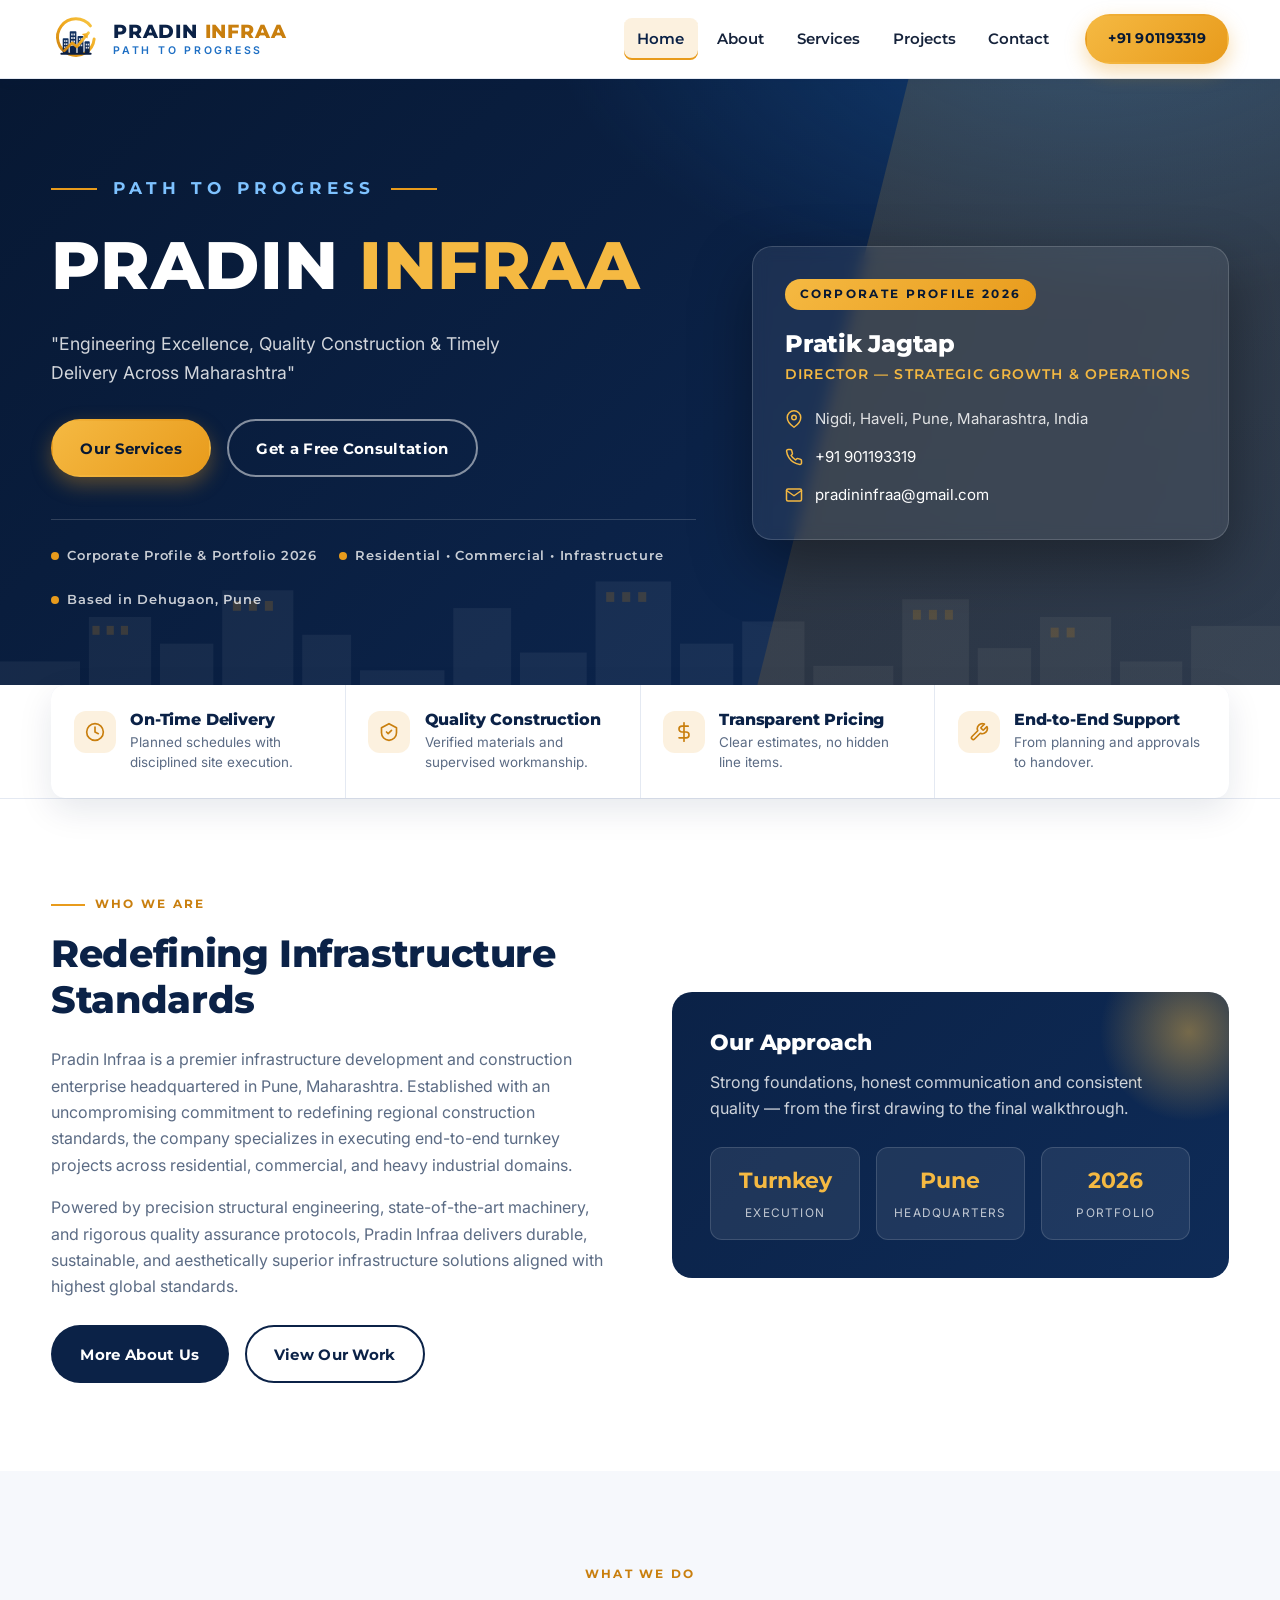
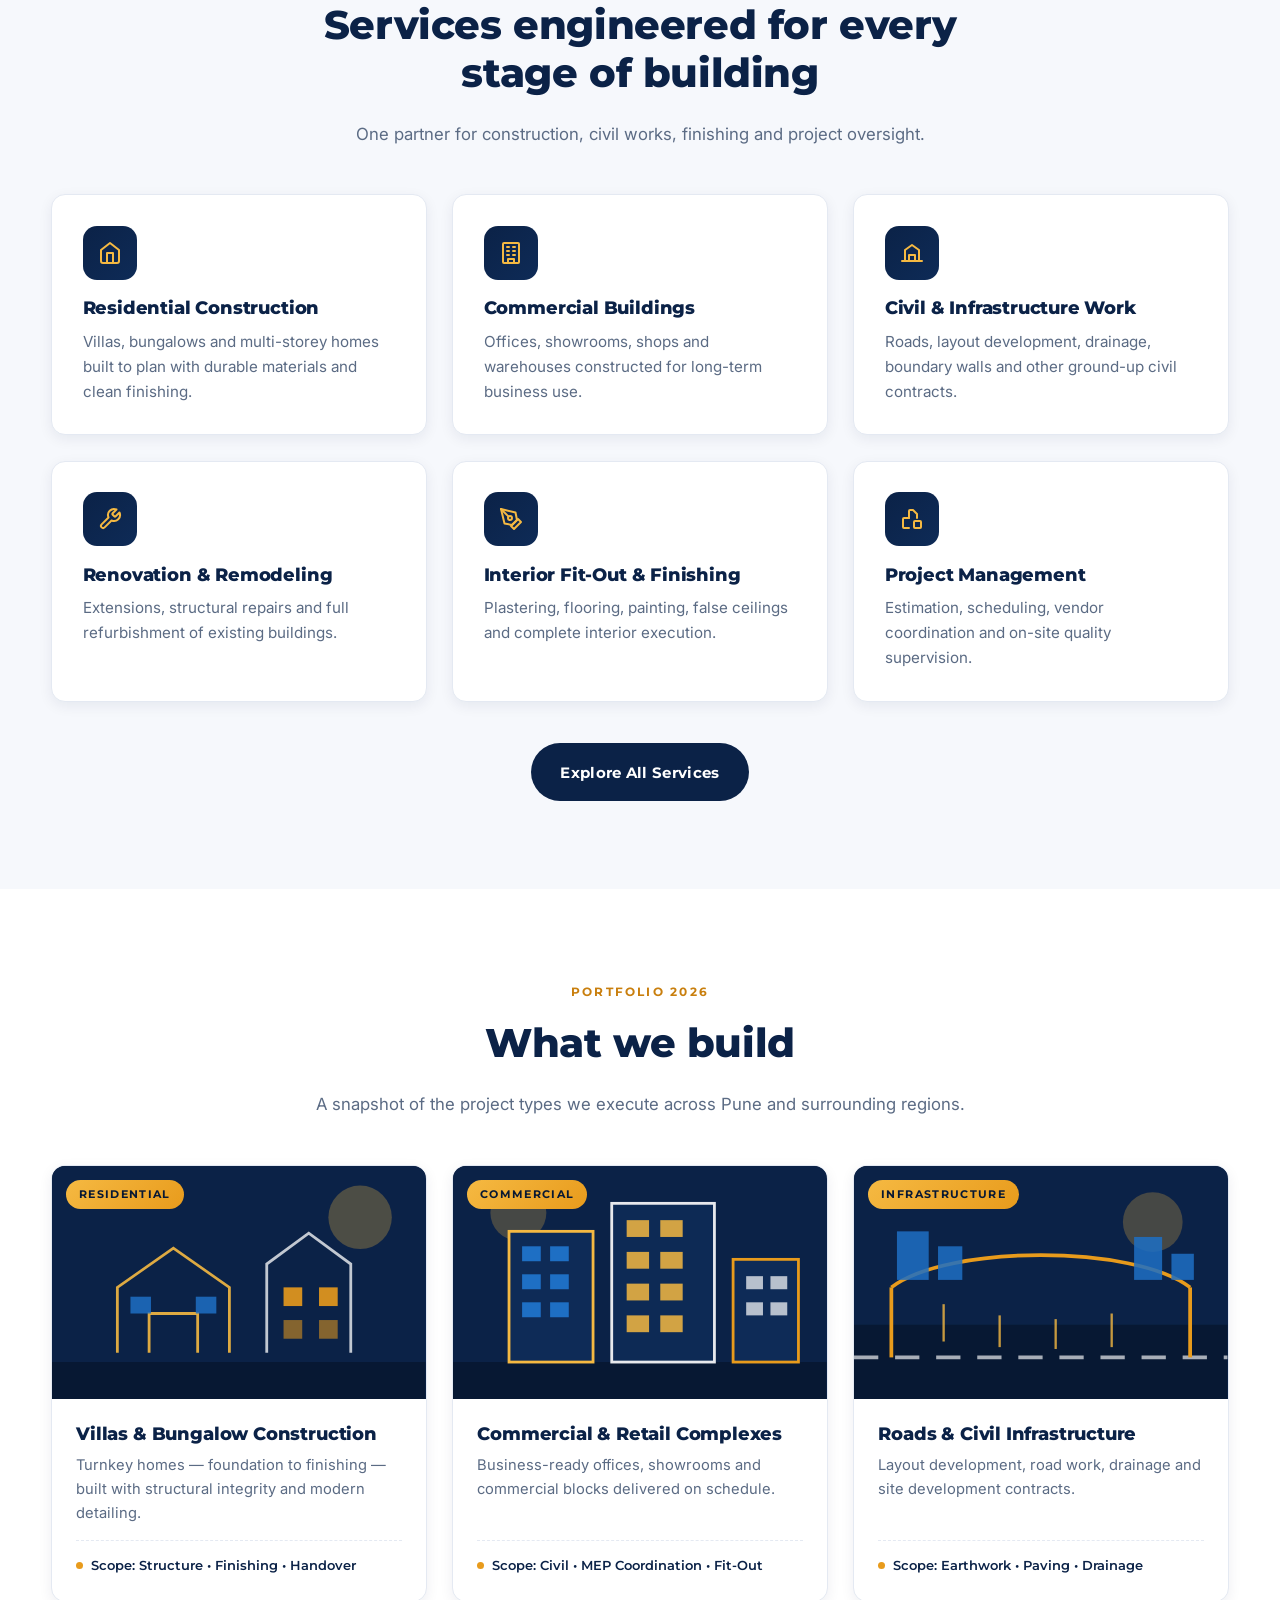
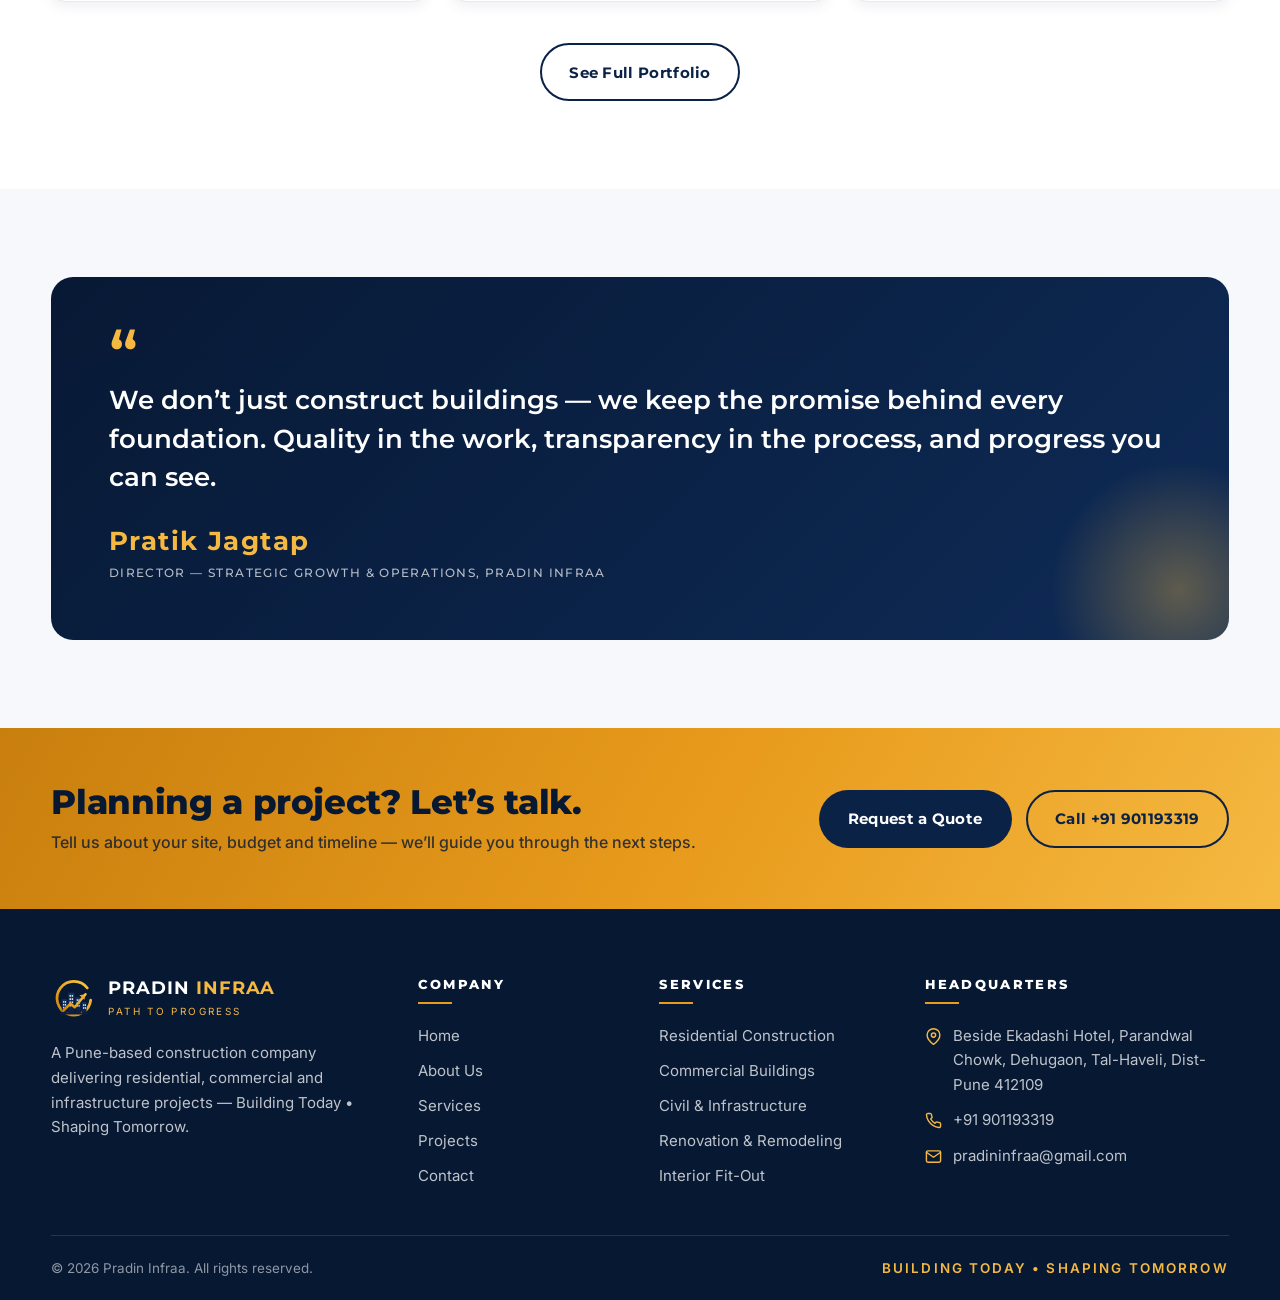
<file: index.html>
<!DOCTYPE html>
<html lang="en">
<head>
  <meta charset="UTF-8">
  <meta name="viewport" content="width=device-width, initial-scale=1.0">
  <title>Pradin Infraa — Construction Company, Pune | Path to Progress</title>
  <meta name="description" content="Pradin Infraa is a Pune-based construction company delivering residential, commercial and infrastructure projects. Building Today • Shaping Tomorrow. Call +91 901193319.">
  <link rel="icon" type="image/svg+xml" href="assets/favicon.svg">
  <link rel="preconnect" href="https://fonts.googleapis.com">
  <link rel="preconnect" href="https://fonts.gstatic.com" crossorigin>
  <link href="https://fonts.googleapis.com/css2?family=Inter:wght@400;500;600&family=Montserrat:wght@600;700;800&display=swap" rel="stylesheet">
  <link rel="stylesheet" href="css/style.css">
</head>
<body>

  <!-- ============ HEADER ============ -->
  <header class="site-header">
    <div class="container nav-wrap">
      <a class="brand" href="index.html">
        <img src="assets/logo.svg" alt="Pradin Infraa logo" width="50" height="50">
        <span class="brand-text">
          <strong>PRADIN <em>INFRAA</em></strong>
          <small>Path to Progress</small>
        </span>
      </a>

      <nav class="site-nav" id="siteNav">
        <a href="index.html" class="active">Home</a>
        <a href="about.html">About</a>
        <a href="services.html">Services</a>
        <a href="projects.html">Projects</a>
        <a href="contact.html">Contact</a>
      </nav>

      <a class="btn btn-gold nav-cta" href="tel:+91901193319">+91 901193319</a>

      <button class="nav-toggle" id="navToggle" aria-label="Toggle navigation" aria-expanded="false">
        <span></span><span></span><span></span>
      </button>
    </div>
  </header>

  <!-- ============ HERO ============ -->
  <section class="hero">
    <svg class="hero-skyline" viewBox="0 0 1440 220" preserveAspectRatio="none" aria-hidden="true">
      <g fill="#ffffff" opacity=".16">
        <rect x="0" y="140" width="90" height="80"/>
        <rect x="100" y="90" width="70" height="130"/>
        <rect x="180" y="120" width="60" height="100"/>
        <rect x="250" y="60" width="80" height="160"/>
        <rect x="340" y="110" width="55" height="110"/>
        <rect x="405" y="150" width="95" height="70"/>
        <rect x="510" y="80" width="65" height="140"/>
        <rect x="585" y="130" width="75" height="90"/>
        <rect x="670" y="50" width="85" height="170"/>
        <rect x="765" y="120" width="60" height="100"/>
        <rect x="835" y="95" width="70" height="125"/>
        <rect x="915" y="145" width="90" height="75"/>
        <rect x="1015" y="70" width="75" height="150"/>
        <rect x="1100" y="125" width="60" height="95"/>
        <rect x="1170" y="90" width="80" height="130"/>
        <rect x="1260" y="140" width="70" height="80"/>
        <rect x="1340" y="100" width="100" height="120"/>
      </g>
      <g fill="#e89b1c" opacity=".55">
        <rect x="104" y="100" width="8" height="10"/><rect x="120" y="100" width="8" height="10"/><rect x="136" y="100" width="8" height="10"/>
        <rect x="262" y="72" width="9" height="11"/><rect x="280" y="72" width="9" height="11"/><rect x="298" y="72" width="9" height="11"/>
        <rect x="682" y="62" width="9" height="11"/><rect x="700" y="62" width="9" height="11"/><rect x="718" y="62" width="9" height="11"/>
        <rect x="1027" y="82" width="9" height="11"/><rect x="1045" y="82" width="9" height="11"/><rect x="1063" y="82" width="9" height="11"/>
        <rect x="1182" y="102" width="9" height="11"/><rect x="1200" y="102" width="9" height="11"/>
      </g>
    </svg>

    <div class="container hero-inner">
      <div>
        <div class="hero-tag">Path to Progress</div>
        <h1>PRADIN <span>INFRAA</span></h1>
        <p class="lead">"Engineering Excellence, Quality Construction & Timely Delivery
Across Maharashtra"</p>

        <div class="hero-actions">
          <a class="btn btn-gold" href="services.html">Our Services</a>
          <a class="btn btn-outline" href="contact.html">Get a Free Consultation</a>
        </div>

        <div class="hero-badges">
          <div>Corporate Profile &amp; Portfolio 2026</div>
          <div>Residential • Commercial • Infrastructure</div>
          <div>Based in Dehugaon, Pune</div>
        </div>
      </div>

      <aside class="profile-card">
        <span class="pc-tag">Corporate Profile 2026</span>
        <h3>Pratik Jagtap</h3>
        <div class="pc-role">Director — Strategic Growth &amp; Operations</div>
        <ul>
          <li>
            <svg width="18" height="18" viewBox="0 0 24 24" fill="none" stroke="#f5b942" stroke-width="2" stroke-linecap="round" stroke-linejoin="round"><path d="M21 10c0 7-9 13-9 13s-9-6-9-13a9 9 0 0 1 18 0z"/><circle cx="12" cy="10" r="3"/></svg>
            <span>Nigdi, Haveli, Pune, Maharashtra, India</span>
          </li>
          <li>
            <svg width="18" height="18" viewBox="0 0 24 24" fill="none" stroke="#f5b942" stroke-width="2" stroke-linecap="round" stroke-linejoin="round"><path d="M22 16.92v3a2 2 0 0 1-2.18 2 19.79 19.79 0 0 1-8.63-3.07 19.5 19.5 0 0 1-6-6A19.79 19.79 0 0 1 2.12 4.18 2 2 0 0 1 4.11 2h3a2 2 0 0 1 2 1.72c.13.96.36 1.9.7 2.81a2 2 0 0 1-.45 2.11L8.09 9.91a16 16 0 0 0 6 6l1.27-1.27a2 2 0 0 1 2.11-.45c.9.34 1.85.57 2.81.7A2 2 0 0 1 22 16.92z"/></svg>
            <span><a href="tel:+91901193319" style="color:#fff">+91 901193319</a></span>
          </li>
          <li>
            <svg width="18" height="18" viewBox="0 0 24 24" fill="none" stroke="#f5b942" stroke-width="2" stroke-linecap="round" stroke-linejoin="round"><rect x="2" y="4" width="20" height="16" rx="2"/><path d="m22 6-10 7L2 6"/></svg>
            <span><a href="mailto:pradininfraa@gmail.com" style="color:#fff">pradininfraa@gmail.com</a></span>
          </li>
        </ul>
      </aside>
    </div>
  </section>

  <!-- ============ PROMISE STRIP ============ -->
  <div class="promise-strip">
    <div class="container">
      <div class="promise-grid">
        <div>
          <span class="ico"><svg width="20" height="20" viewBox="0 0 24 24" fill="none" stroke="currentColor" stroke-width="2" stroke-linecap="round" stroke-linejoin="round"><circle cx="12" cy="12" r="10"/><polyline points="12 6 12 12 16 14"/></svg></span>
          <div><h4>On-Time Delivery</h4><p>Planned schedules with disciplined site execution.</p></div>
        </div>
        <div>
          <span class="ico"><svg width="20" height="20" viewBox="0 0 24 24" fill="none" stroke="currentColor" stroke-width="2" stroke-linecap="round" stroke-linejoin="round"><path d="M12 2 3 7v6c0 5 3.8 8.4 9 9 5.2-.6 9-4 9-9V7l-9-5z"/><polyline points="9 12 11 14 15 10"/></svg></span>
          <div><h4>Quality Construction</h4><p>Verified materials and supervised workmanship.</p></div>
        </div>
        <div>
          <span class="ico"><svg width="20" height="20" viewBox="0 0 24 24" fill="none" stroke="currentColor" stroke-width="2" stroke-linecap="round" stroke-linejoin="round"><line x1="12" y1="1" x2="12" y2="23"/><path d="M17 5H9.5a3.5 3.5 0 0 0 0 7h5a3.5 3.5 0 0 1 0 7H6"/></svg></span>
          <div><h4>Transparent Pricing</h4><p>Clear estimates, no hidden line items.</p></div>
        </div>
        <div>
          <span class="ico"><svg width="20" height="20" viewBox="0 0 24 24" fill="none" stroke="currentColor" stroke-width="2" stroke-linecap="round" stroke-linejoin="round"><path d="M14.7 6.3a1 1 0 0 0 0 1.4l1.6 1.6a1 1 0 0 0 1.4 0l3.77-3.77a6 6 0 0 1-7.94 7.94l-6.91 6.91a2.12 2.12 0 0 1-3-3l6.91-6.91a6 6 0 0 1 7.94-7.94l-3.76 3.76z"/></svg></span>
          <div><h4>End-to-End Support</h4><p>From planning and approvals to handover.</p></div>
        </div>
      </div>
    </div>
  </div>

  <!-- ============ ABOUT PREVIEW ============ -->
  <section class="section">
    <div class="container split">
      <div class="reveal">
        <span class="eyebrow">Who We Are</span>
        <h2>Redefining  Infrastructure Standards</h2>
        <p>Pradin Infraa is a premier infrastructure development and construction enterprise headquartered in Pune,
			Maharashtra. Established with an uncompromising commitment to redefining regional construction standards, the
			company specializes in executing end-to-end turnkey projects across residential, commercial, and heavy industrial
			domains.</p>
        <p>Powered by precision structural engineering, state-of-the-art machinery, and rigorous quality assurance protocols,
			Pradin Infraa delivers durable, sustainable, and aesthetically superior infrastructure solutions aligned with highest
			global standards.</p>
        <div class="hero-actions" style="margin-top:1.6rem">
          <a class="btn btn-navy" href="about.html">More About Us</a>
          <a class="btn btn-outline-navy" href="projects.html">View Our Work</a>
        </div>
      </div>

      <div class="highlight-box reveal">
        <h3>Our Approach</h3>
        <p>Strong foundations, honest communication and consistent quality — from the first drawing to the final walkthrough.</p>
        <div class="stat-row">
          <div><strong>Turnkey</strong><span>Execution</span></div>
          <div><strong>Pune</strong><span>Headquarters</span></div>
          <div><strong>2026</strong><span>Portfolio</span></div>
        </div>
      </div>
    </div>
  </section>

  <!-- ============ SERVICES ============ -->
  <section class="section alt">
    <div class="container">
      <div class="section-head center">
        <span class="eyebrow">What We Do</span>
        <h2>Services engineered for every stage of building</h2>
        <p>One partner for construction, civil works, finishing and project oversight.</p>
      </div>

      <div class="grid grid-3">
        <article class="card reveal">
          <span class="icon-badge"><svg width="24" height="24" viewBox="0 0 24 24" fill="none" stroke="currentColor" stroke-width="2" stroke-linecap="round" stroke-linejoin="round"><path d="m3 9 9-7 9 7v11a2 2 0 0 1-2 2H5a2 2 0 0 1-2-2z"/><polyline points="9 22 9 12 15 12 15 22"/></svg></span>
          <h3>Residential Construction</h3>
          <p>Villas, bungalows and multi-storey homes built to plan with durable materials and clean finishing.</p>
        </article>

        <article class="card reveal">
          <span class="icon-badge"><svg width="24" height="24" viewBox="0 0 24 24" fill="none" stroke="currentColor" stroke-width="2" stroke-linecap="round" stroke-linejoin="round"><rect x="4" y="2" width="16" height="20" rx="1"/><line x1="8" y1="6" x2="10" y2="6"/><line x1="14" y1="6" x2="16" y2="6"/><line x1="8" y1="10" x2="10" y2="10"/><line x1="14" y1="10" x2="16" y2="10"/><line x1="8" y1="14" x2="10" y2="14"/><line x1="14" y1="14" x2="16" y2="14"/><path d="M9 22v-4h6v4"/></svg></span>
          <h3>Commercial Buildings</h3>
          <p>Offices, showrooms, shops and warehouses constructed for long-term business use.</p>
        </article>

        <article class="card reveal">
          <span class="icon-badge"><svg width="24" height="24" viewBox="0 0 24 24" fill="none" stroke="currentColor" stroke-width="2" stroke-linecap="round" stroke-linejoin="round"><path d="M2 20h20"/><path d="M5 20V9l7-5 7 5v11"/><path d="M9 20v-6h6v6"/></svg></span>
          <h3>Civil &amp; Infrastructure Work</h3>
          <p>Roads, layout development, drainage, boundary walls and other ground-up civil contracts.</p>
        </article>

        <article class="card reveal">
          <span class="icon-badge"><svg width="24" height="24" viewBox="0 0 24 24" fill="none" stroke="currentColor" stroke-width="2" stroke-linecap="round" stroke-linejoin="round"><path d="M14.7 6.3a1 1 0 0 0 0 1.4l1.6 1.6a1 1 0 0 0 1.4 0l3.77-3.77a6 6 0 0 1-7.94 7.94l-6.91 6.91a2.12 2.12 0 0 1-3-3l6.91-6.91a6 6 0 0 1 7.94-7.94l-3.76 3.76z"/></svg></span>
          <h3>Renovation &amp; Remodeling</h3>
          <p>Extensions, structural repairs and full refurbishment of existing buildings.</p>
        </article>

        <article class="card reveal">
          <span class="icon-badge"><svg width="24" height="24" viewBox="0 0 24 24" fill="none" stroke="currentColor" stroke-width="2" stroke-linecap="round" stroke-linejoin="round"><path d="M12 19l7-7 3 3-7 7-3-3z"/><path d="M18 13l-1.5-7.5L2 2l3.5 14.5L13 18l5-5z"/><path d="M2 2l7.586 7.586"/><circle cx="11" cy="11" r="2"/></svg></span>
          <h3>Interior Fit-Out &amp; Finishing</h3>
          <p>Plastering, flooring, painting, false ceilings and complete interior execution.</p>
        </article>

        <article class="card reveal">
          <span class="icon-badge"><svg width="24" height="24" viewBox="0 0 24 24" fill="none" stroke="currentColor" stroke-width="2" stroke-linecap="round" stroke-linejoin="round"><path d="M9 11H4a1 1 0 0 0-1 1v8a1 1 0 0 0 1 1h5"/><path d="M9 11V4a1 1 0 0 1 1-1h3l4 4v4"/><rect x="14" y="14" width="7" height="7" rx="1"/></svg></span>
          <h3>Project Management</h3>
          <p>Estimation, scheduling, vendor coordination and on-site quality supervision.</p>
        </article>
      </div>

      <div style="text-align:center; margin-top:2.6rem">
        <a class="btn btn-navy" href="services.html">Explore All Services</a>
      </div>
    </div>
  </section>

  <!-- ============ FEATURED PROJECTS ============ -->
  <section class="section">
    <div class="container">
      <div class="section-head center">
        <span class="eyebrow">Portfolio 2026</span>
        <h2>What we build</h2>
        <p>A snapshot of the project types we execute across Pune and surrounding regions.</p>
      </div>

      <div class="grid grid-3">
        <article class="project-card reveal">
          <div class="project-thumb">
            <span class="tag">Residential</span>
            <svg viewBox="0 0 400 250" aria-hidden="true">
              <rect width="400" height="250" fill="#0b2247"/>
              <circle cx="330" cy="55" r="34" fill="#f5b942" opacity=".28"/>
              <path d="M0 210h400v40H0z" fill="#071833"/>
              <g stroke="#f5b942" stroke-width="3" fill="none" opacity=".9">
                <path d="M70 200v-70l60-42 60 42v70"/>
                <path d="M104 200v-42h52v42"/>
              </g>
              <rect x="84" y="140" width="22" height="18" fill="#1e6fc4" opacity=".85"/>
              <rect x="154" y="140" width="22" height="18" fill="#1e6fc4" opacity=".85"/>
              <g stroke="#ffffff" stroke-width="3" fill="none" opacity=".75">
                <path d="M230 200v-95l45-33 45 33v95"/>
              </g>
              <rect x="248" y="130" width="20" height="20" fill="#e89b1c" opacity=".9"/>
              <rect x="286" y="130" width="20" height="20" fill="#e89b1c" opacity=".9"/>
              <rect x="248" y="165" width="20" height="20" fill="#e89b1c" opacity=".55"/>
              <rect x="286" y="165" width="20" height="20" fill="#e89b1c" opacity=".55"/>
            </svg>
          </div>
          <div class="project-body">
            <h3>Villas &amp; Bungalow Construction</h3>
            <p>Turnkey homes — foundation to finishing — built with structural integrity and modern detailing.</p>
            <div class="project-meta">Scope: Structure • Finishing • Handover</div>
          </div>
        </article>

        <article class="project-card reveal">
          <div class="project-thumb">
            <span class="tag">Commercial</span>
            <svg viewBox="0 0 400 250" aria-hidden="true">
              <rect width="400" height="250" fill="#0b2247"/>
              <circle cx="70" cy="50" r="30" fill="#f5b942" opacity=".25"/>
              <path d="M0 210h400v40H0z" fill="#071833"/>
              <rect x="60" y="70" width="90" height="140" fill="#0e2b57" stroke="#f5b942" stroke-width="3"/>
              <rect x="170" y="40" width="110" height="170" fill="#0e2b57" stroke="#ffffff" stroke-width="3" opacity=".9"/>
              <rect x="300" y="100" width="70" height="110" fill="#0e2b57" stroke="#e89b1c" stroke-width="3"/>
              <g fill="#1e6fc4">
                <rect x="74" y="86" width="20" height="16"/><rect x="104" y="86" width="20" height="16"/>
                <rect x="74" y="116" width="20" height="16"/><rect x="104" y="116" width="20" height="16"/>
                <rect x="74" y="146" width="20" height="16"/><rect x="104" y="146" width="20" height="16"/>
              </g>
              <g fill="#f5b942" opacity=".85">
                <rect x="186" y="58" width="24" height="18"/><rect x="222" y="58" width="24" height="18"/>
                <rect x="186" y="92" width="24" height="18"/><rect x="222" y="92" width="24" height="18"/>
                <rect x="186" y="126" width="24" height="18"/><rect x="222" y="126" width="24" height="18"/>
                <rect x="186" y="160" width="24" height="18"/><rect x="222" y="160" width="24" height="18"/>
              </g>
              <g fill="#ffffff" opacity=".7">
                <rect x="314" y="118" width="18" height="14"/><rect x="340" y="118" width="18" height="14"/>
                <rect x="314" y="146" width="18" height="14"/><rect x="340" y="146" width="18" height="14"/>
              </g>
            </svg>
          </div>
          <div class="project-body">
            <h3>Commercial &amp; Retail Complexes</h3>
            <p>Business-ready offices, showrooms and commercial blocks delivered on schedule.</p>
            <div class="project-meta">Scope: Civil • MEP Coordination • Fit-Out</div>
          </div>
        </article>

        <article class="project-card reveal">
          <div class="project-thumb">
            <span class="tag">Infrastructure</span>
            <svg viewBox="0 0 400 250" aria-hidden="true">
              <rect width="400" height="250" fill="#0b2247"/>
              <circle cx="320" cy="60" r="32" fill="#f5b942" opacity=".25"/>
              <path d="M0 170h400v80H0z" fill="#071833"/>
              <path d="M0 205h400" stroke="#ffffff" stroke-width="4" stroke-dasharray="26 18" opacity=".65"/>
              <g stroke="#e89b1c" stroke-width="4" fill="none">
                <path d="M40 205V130"/><path d="M360 205V130"/>
                <path d="M40 130c60-46 260-46 320 0"/>
              </g>
              <g stroke="#f5b942" stroke-width="2.5" opacity=".8">
                <path d="M96 148v40"/><path d="M156 160v34"/><path d="M216 164v32"/><path d="M276 158v36"/>
              </g>
              <g fill="#1e6fc4" opacity=".85">
                <rect x="46" y="70" width="34" height="52"/><rect x="90" y="86" width="26" height="36"/>
                <rect x="300" y="76" width="30" height="46"/><rect x="340" y="94" width="24" height="28"/>
              </g>
            </svg>
          </div>
          <div class="project-body">
            <h3>Roads &amp; Civil Infrastructure</h3>
            <p>Layout development, road work, drainage and site development contracts.</p>
            <div class="project-meta">Scope: Earthwork • Paving • Drainage</div>
          </div>
        </article>
      </div>

      <div style="text-align:center; margin-top:2.6rem">
        <a class="btn btn-outline-navy" href="projects.html">See Full Portfolio</a>
      </div>
    </div>
  </section>

  <!-- ============ DIRECTOR QUOTE ============ -->
  <section class="section alt">
    <div class="container">
      <div class="quote-band reveal">
        <blockquote>
          We don’t just construct buildings — we keep the promise behind every foundation. Quality in the work, transparency in the process, and progress you can see.
          <cite>Pratik Jagtap<small>Director — Strategic Growth &amp; Operations, Pradin Infraa</small></cite>
        </blockquote>
      </div>
    </div>
  </section>

  <!-- ============ CTA ============ -->
  <section class="cta-band">
    <div class="container cta-inner">
      <div>
        <h2>Planning a project? Let’s talk.</h2>
        <p>Tell us about your site, budget and timeline — we’ll guide you through the next steps.</p>
      </div>
      <div class="cta-actions">
        <a class="btn btn-navy" href="contact.html">Request a Quote</a>
        <a class="btn btn-outline-navy" href="tel:+91901193319">Call +91 901193319</a>
      </div>
    </div>
  </section>

  <!-- ============ FOOTER ============ -->
  <footer class="site-footer">
    <div class="container">
      <div class="footer-grid">
        <div>
          <div class="footer-brand">
            <img src="assets/logo.svg" alt="">
            <div>
              <strong>PRADIN <em>INFRAA</em></strong>
              <span>Path to Progress</span>
            </div>
          </div>
          <p>A Pune-based construction company delivering residential, commercial and infrastructure projects — Building Today • Shaping Tomorrow.</p>
        </div>

        <div>
          <h4>Company</h4>
          <ul>
            <li><a href="index.html">Home</a></li>
            <li><a href="about.html">About Us</a></li>
            <li><a href="services.html">Services</a></li>
            <li><a href="projects.html">Projects</a></li>
            <li><a href="contact.html">Contact</a></li>
          </ul>
        </div>

        <div>
          <h4>Services</h4>
          <ul>
            <li><a href="services.html">Residential Construction</a></li>
            <li><a href="services.html">Commercial Buildings</a></li>
            <li><a href="services.html">Civil &amp; Infrastructure</a></li>
            <li><a href="services.html">Renovation &amp; Remodeling</a></li>
            <li><a href="services.html">Interior Fit-Out</a></li>
          </ul>
        </div>

        <div>
          <h4>Headquarters</h4>
          <ul class="footer-contact">
            <li>
              <svg width="17" height="17" viewBox="0 0 24 24" fill="none" stroke="currentColor" stroke-width="2" stroke-linecap="round" stroke-linejoin="round"><path d="M21 10c0 7-9 13-9 13s-9-6-9-13a9 9 0 0 1 18 0z"/><circle cx="12" cy="10" r="3"/></svg>
              <span>Beside Ekadashi Hotel, Parandwal Chowk, Dehugaon, Tal-Haveli, Dist-Pune 412109</span>
            </li>
            <li>
              <svg width="17" height="17" viewBox="0 0 24 24" fill="none" stroke="currentColor" stroke-width="2" stroke-linecap="round" stroke-linejoin="round"><path d="M22 16.92v3a2 2 0 0 1-2.18 2 19.79 19.79 0 0 1-8.63-3.07 19.5 19.5 0 0 1-6-6A19.79 19.79 0 0 1 2.12 4.18 2 2 0 0 1 4.11 2h3a2 2 0 0 1 2 1.72c.13.96.36 1.9.7 2.81a2 2 0 0 1-.45 2.11L8.09 9.91a16 16 0 0 0 6 6l1.27-1.27a2 2 0 0 1 2.11-.45c.9.34 1.85.57 2.81.7A2 2 0 0 1 22 16.92z"/></svg>
              <a href="tel:+91901193319">+91 901193319</a>
            </li>
            <li>
              <svg width="17" height="17" viewBox="0 0 24 24" fill="none" stroke="currentColor" stroke-width="2" stroke-linecap="round" stroke-linejoin="round"><rect x="2" y="4" width="20" height="16" rx="2"/><path d="m22 6-10 7L2 6"/></svg>
              <a href="mailto:pradininfraa@gmail.com">pradininfraa@gmail.com</a>
            </li>
          </ul>
        </div>
      </div>

      <div class="footer-bottom">
        <span>&copy; <span id="year">2026</span> Pradin Infraa. All rights reserved.</span>
        <span class="tag">Building Today • Shaping Tomorrow</span>
      </div>
    </div>
  </footer>

  <script src="js/main.js"></script>
</body>
</html>
</file>
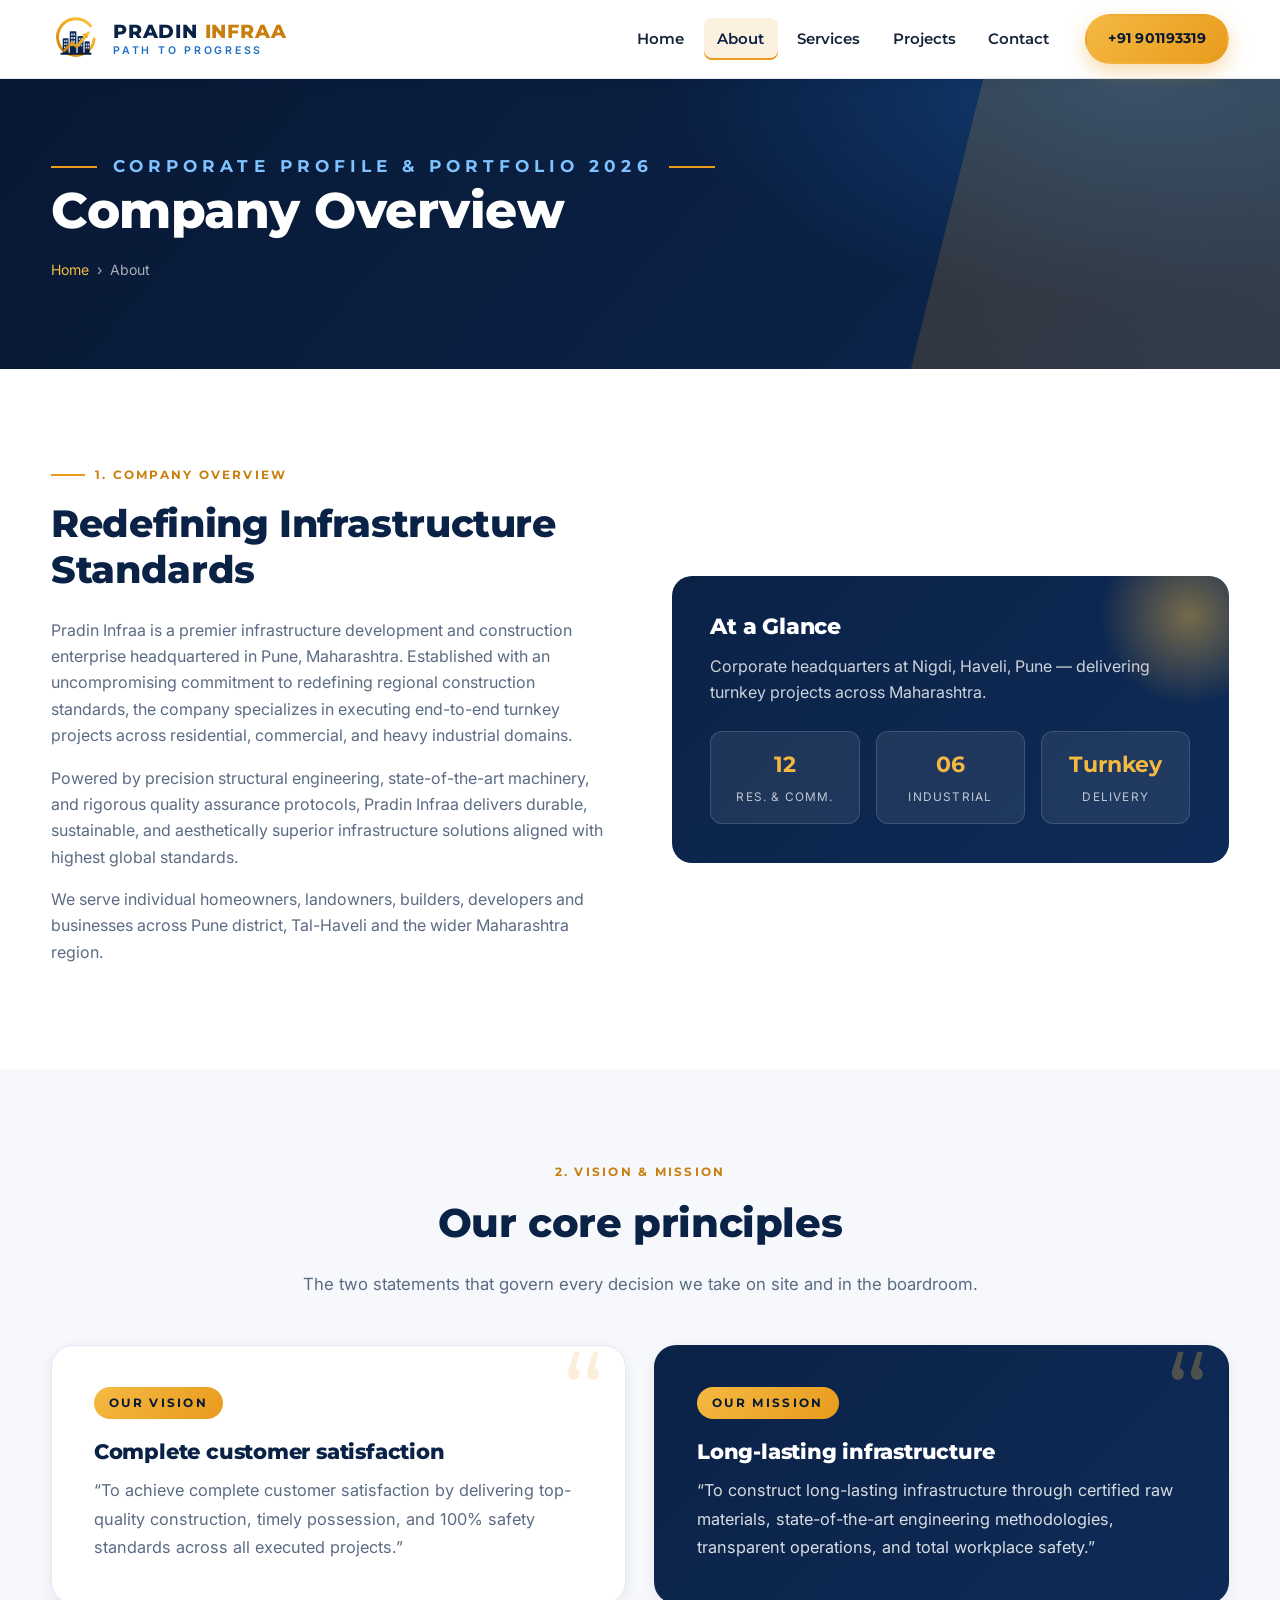
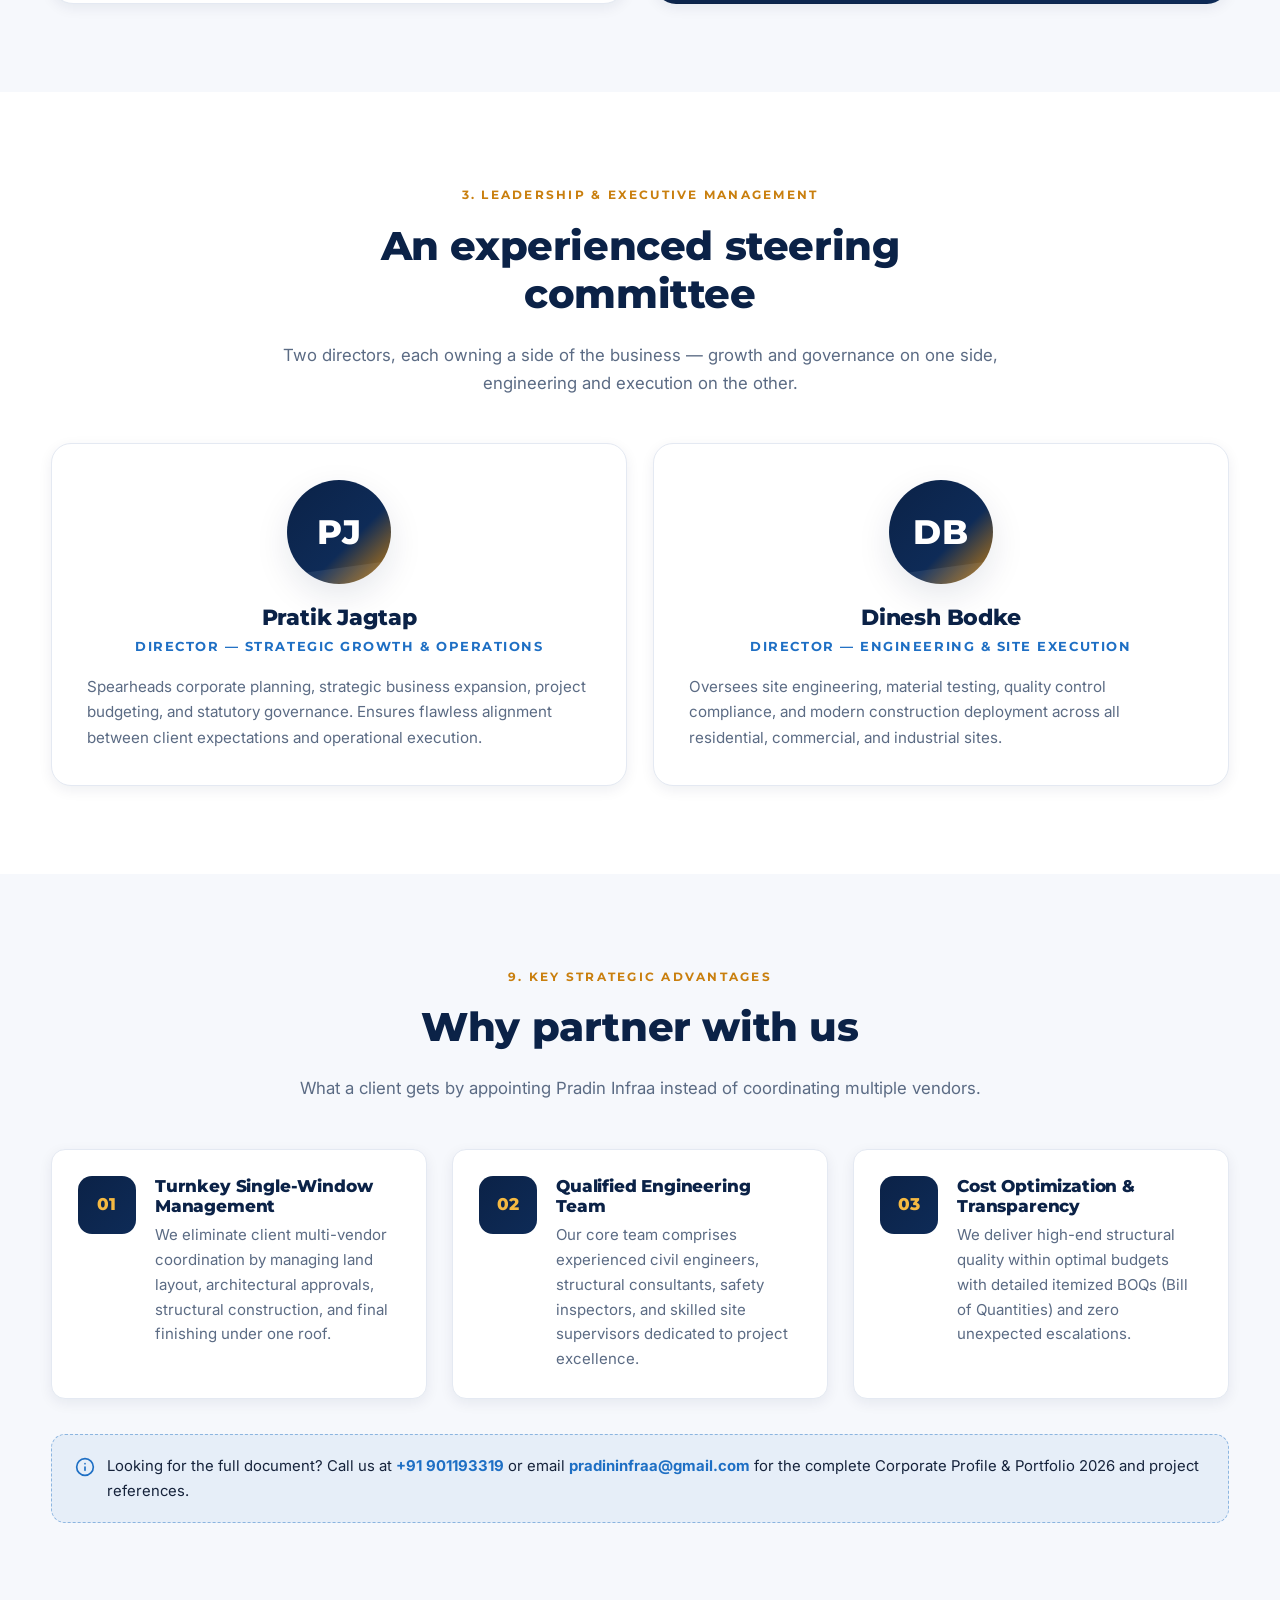
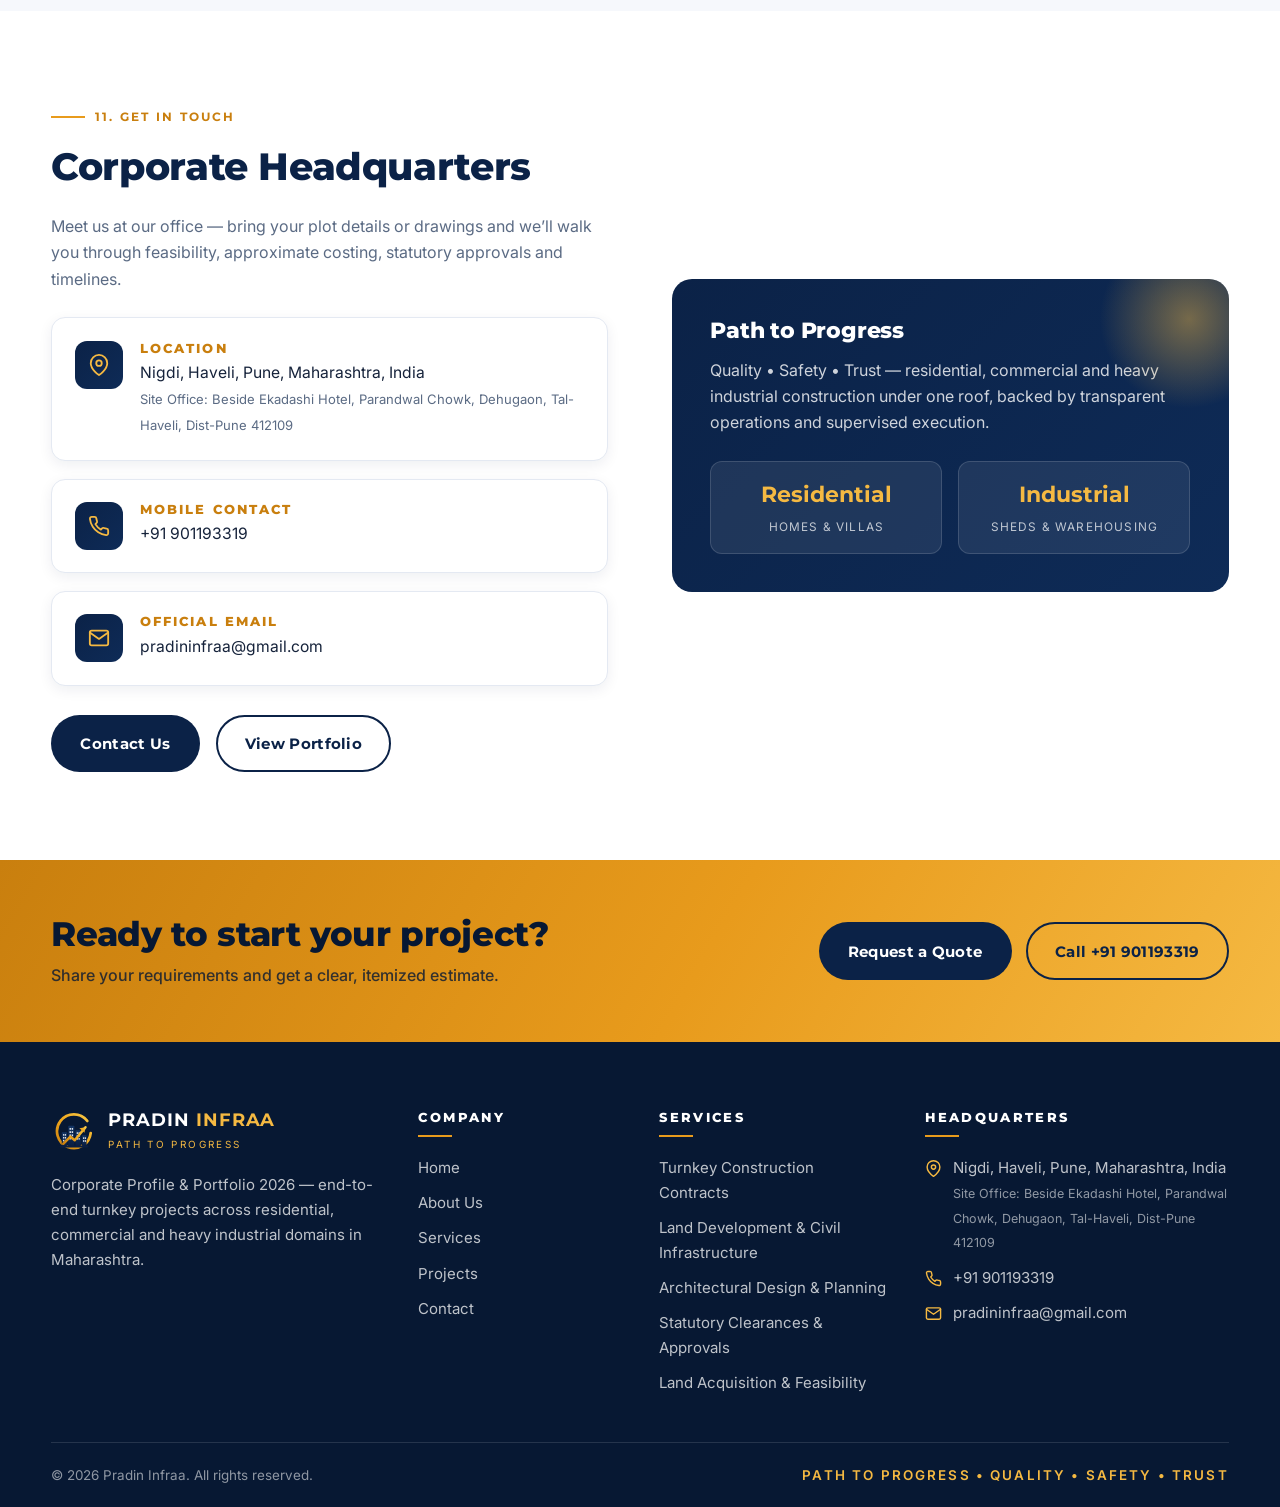
<file: about.html>
<!DOCTYPE html>
<html lang="en">
<head>
  <meta charset="UTF-8">
  <meta name="viewport" content="width=device-width, initial-scale=1.0">
  <title>About Pradin Infraa — Corporate Profile &amp; Portfolio 2026 | Pune</title>
  <meta name="description" content="Pradin Infraa — Corporate Profile &amp; Portfolio 2026. Vision, mission, leadership and strategic advantages of the Pune-based construction enterprise. Path to Progress.">
  <link rel="icon" type="image/svg+xml" href="assets/favicon.svg">
  <link rel="preconnect" href="https://fonts.googleapis.com">
  <link rel="preconnect" href="https://fonts.gstatic.com" crossorigin>
  <link href="https://fonts.googleapis.com/css2?family=Inter:wght@400;500;600&family=Montserrat:wght@600;700;800&display=swap" rel="stylesheet">
  <link rel="stylesheet" href="css/style.css">
</head>
<body>

  <!-- ============ HEADER ============ -->
  <header class="site-header">
    <div class="container nav-wrap">
      <a class="brand" href="index.html">
        <img src="assets/logo.svg" alt="Pradin Infraa logo" width="50" height="50">
        <span class="brand-text">
          <strong>PRADIN <em>INFRAA</em></strong>
          <small>Path to Progress</small>
        </span>
      </a>

      <nav class="site-nav" id="siteNav">
        <a href="index.html">Home</a>
        <a href="about.html" class="active">About</a>
        <a href="services.html">Services</a>
        <a href="projects.html">Projects</a>
        <a href="contact.html">Contact</a>
      </nav>

      <a class="btn btn-gold nav-cta" href="tel:+91901193319">+91 901193319</a>

      <button class="nav-toggle" id="navToggle" aria-label="Toggle navigation" aria-expanded="false">
        <span></span><span></span><span></span>
      </button>
    </div>
  </header>

  <!-- ============ PAGE HERO ============ -->
  <section class="page-hero">
    <div class="container">
      <div class="hero-tag">Corporate Profile &amp; Portfolio 2026</div>
      <h1>Company Overview</h1>
      <p class="breadcrumb"><a href="index.html">Home</a> &nbsp;›&nbsp; About</p>
    </div>
  </section>

  <!-- ============ 1. COMPANY OVERVIEW ============ -->
  <section class="section">
    <div class="container split">
      <div class="reveal">
        <span class="eyebrow">1. Company Overview</span>
        <h2>Redefining Infrastructure Standards</h2>
        <p>Pradin Infraa is a premier infrastructure development and construction enterprise headquartered in Pune, Maharashtra. Established with an uncompromising commitment to redefining regional construction standards, the company specializes in executing end-to-end turnkey projects across residential, commercial, and heavy industrial domains.</p>
        <p>Powered by precision structural engineering, state-of-the-art machinery, and rigorous quality assurance protocols, Pradin Infraa delivers durable, sustainable, and aesthetically superior infrastructure solutions aligned with highest global standards.</p>
        <p>We serve individual homeowners, landowners, builders, developers and businesses across Pune district, Tal-Haveli and the wider Maharashtra region.</p>
      </div>

      <div class="highlight-box reveal">
        <h3>At a Glance</h3>
        <p>Corporate headquarters at Nigdi, Haveli, Pune — delivering turnkey projects across Maharashtra.</p>
        <div class="stat-row">
          <div><strong>12</strong><span>Res. &amp; Comm.</span></div>
          <div><strong>06</strong><span>Industrial</span></div>
          <div><strong>Turnkey</strong><span>Delivery</span></div>
        </div>
      </div>
    </div>
  </section>

  <!-- ============ 2. VISION & MISSION ============ -->
  <section class="section alt">
    <div class="container">
      <div class="section-head center">
        <span class="eyebrow">2. Vision &amp; Mission</span>
        <h2>Our core principles</h2>
        <p>The two statements that govern every decision we take on site and in the boardroom.</p>
      </div>

      <div class="vm-grid">
        <article class="statement reveal">
          <span class="st-label">Our Vision</span>
          <h3>Complete customer satisfaction</h3>
          <p>“To achieve complete customer satisfaction by delivering top-quality construction, timely possession, and 100% safety standards across all executed projects.”</p>
        </article>

        <article class="statement dark reveal">
          <span class="st-label">Our Mission</span>
          <h3>Long-lasting infrastructure</h3>
          <p>“To construct long-lasting infrastructure through certified raw materials, state-of-the-art engineering methodologies, transparent operations, and total workplace safety.”</p>
        </article>
      </div>
    </div>
  </section>

  <!-- ============ 3. LEADERSHIP ============ -->
  <section class="section">
    <div class="container">
      <div class="section-head center">
        <span class="eyebrow">3. Leadership &amp; Executive Management</span>
        <h2>An experienced steering committee</h2>
        <p>Two directors, each owning a side of the business — growth and governance on one side, engineering and execution on the other.</p>
      </div>

      <div class="grid grid-2">
        <article class="leader-card reveal">
          <div class="leader-avatar">PJ</div>
          <h3>Pratik Jagtap</h3>
          <div class="role">Director — Strategic Growth &amp; Operations</div>
          <p>Spearheads corporate planning, strategic business expansion, project budgeting, and statutory governance. Ensures flawless alignment between client expectations and operational execution.</p>
        </article>

        <article class="leader-card reveal">
          <div class="leader-avatar">DB</div>
          <h3>Dinesh Bodke</h3>
          <div class="role">Director — Engineering &amp; Site Execution</div>
          <p>Oversees site engineering, material testing, quality control compliance, and modern construction deployment across all residential, commercial, and industrial sites.</p>
        </article>
      </div>
    </div>
  </section>

  <!-- ============ 9. KEY STRATEGIC ADVANTAGES ============ -->
  <section class="section alt">
    <div class="container">
      <div class="section-head center">
        <span class="eyebrow">9. Key Strategic Advantages</span>
        <h2>Why partner with us</h2>
        <p>What a client gets by appointing Pradin Infraa instead of coordinating multiple vendors.</p>
      </div>

      <div class="grid grid-3">
        <div class="adv-item reveal">
          <span class="n">01</span>
          <div>
            <h3>Turnkey Single-Window Management</h3>
            <p>We eliminate client multi-vendor coordination by managing land layout, architectural approvals, structural construction, and final finishing under one roof.</p>
          </div>
        </div>

        <div class="adv-item reveal">
          <span class="n">02</span>
          <div>
            <h3>Qualified Engineering Team</h3>
            <p>Our core team comprises experienced civil engineers, structural consultants, safety inspectors, and skilled site supervisors dedicated to project excellence.</p>
          </div>
        </div>

        <div class="adv-item reveal">
          <span class="n">03</span>
          <div>
            <h3>Cost Optimization &amp; Transparency</h3>
            <p>We deliver high-end structural quality within optimal budgets with detailed itemized BOQs (Bill of Quantities) and zero unexpected escalations.</p>
          </div>
        </div>
      </div>

      <div class="note-box reveal" style="margin-top:2.2rem">
        <svg width="20" height="20" viewBox="0 0 24 24" fill="none" stroke="currentColor" stroke-width="2" stroke-linecap="round" stroke-linejoin="round"><circle cx="12" cy="12" r="10"/><line x1="12" y1="16" x2="12" y2="12"/><line x1="12" y1="8" x2="12.01" y2="8"/></svg>
        <p>Looking for the full document? Call us at <a href="tel:+91901193319"><strong>+91 901193319</strong></a> or email <a href="mailto:pradininfraa@gmail.com"><strong>pradininfraa@gmail.com</strong></a> for the complete Corporate Profile &amp; Portfolio 2026 and project references.</p>
      </div>
    </div>
  </section>

  <!-- ============ 11. CORPORATE HEADQUARTERS ============ -->
  <section class="section">
    <div class="container split">
      <div class="reveal">
        <span class="eyebrow">11. Get In Touch</span>
        <h2>Corporate Headquarters</h2>
        <p>Meet us at our office — bring your plot details or drawings and we’ll walk you through feasibility, approximate costing, statutory approvals and timelines.</p>

        <div class="contact-cards" style="margin-top:1.6rem">
          <div class="contact-card">
            <span class="ico"><svg width="22" height="22" viewBox="0 0 24 24" fill="none" stroke="currentColor" stroke-width="2" stroke-linecap="round" stroke-linejoin="round"><path d="M21 10c0 7-9 13-9 13s-9-6-9-13a9 9 0 0 1 18 0z"/><circle cx="12" cy="10" r="3"/></svg></span>
            <div>
              <h4>Location</h4>
              <p>Nigdi, Haveli, Pune, Maharashtra, India<br><small style="color:var(--muted)">Site Office: Beside Ekadashi Hotel, Parandwal Chowk, Dehugaon, Tal-Haveli, Dist-Pune 412109</small></p>
            </div>
          </div>

          <div class="contact-card">
            <span class="ico"><svg width="22" height="22" viewBox="0 0 24 24" fill="none" stroke="currentColor" stroke-width="2" stroke-linecap="round" stroke-linejoin="round"><path d="M22 16.92v3a2 2 0 0 1-2.18 2 19.79 19.79 0 0 1-8.63-3.07 19.5 19.5 0 0 1-6-6A19.79 19.79 0 0 1 2.12 4.18 2 2 0 0 1 4.11 2h3a2 2 0 0 1 2 1.72c.13.96.36 1.9.7 2.81a2 2 0 0 1-.45 2.11L8.09 9.91a16 16 0 0 0 6 6l1.27-1.27a2 2 0 0 1 2.11-.45c.9.34 1.85.57 2.81.7A2 2 0 0 1 22 16.92z"/></svg></span>
            <div>
              <h4>Mobile Contact</h4>
              <a href="tel:+91901193319">+91 901193319</a>
            </div>
          </div>

          <div class="contact-card">
            <span class="ico"><svg width="22" height="22" viewBox="0 0 24 24" fill="none" stroke="currentColor" stroke-width="2" stroke-linecap="round" stroke-linejoin="round"><rect x="2" y="4" width="20" height="16" rx="2"/><path d="m22 6-10 7L2 6"/></svg></span>
            <div>
              <h4>Official Email</h4>
              <a href="mailto:pradininfraa@gmail.com">pradininfraa@gmail.com</a>
            </div>
          </div>
        </div>

        <div class="hero-actions" style="margin-top:1.8rem">
          <a class="btn btn-navy" href="contact.html">Contact Us</a>
          <a class="btn btn-outline-navy" href="projects.html">View Portfolio</a>
        </div>
      </div>

      <div class="highlight-box reveal">
        <h3>Path to Progress</h3>
        <p>Quality • Safety • Trust — residential, commercial and heavy industrial construction under one roof, backed by transparent operations and supervised execution.</p>
        <div class="stat-row" style="grid-template-columns:1fr 1fr">
          <div><strong>Residential</strong><span>Homes &amp; Villas</span></div>
          <div><strong>Industrial</strong><span>Sheds &amp; Warehousing</span></div>
        </div>
      </div>
    </div>
  </section>

  <!-- ============ CTA ============ -->
  <section class="cta-band">
    <div class="container cta-inner">
      <div>
        <h2>Ready to start your project?</h2>
        <p>Share your requirements and get a clear, itemized estimate.</p>
      </div>
      <div class="cta-actions">
        <a class="btn btn-navy" href="contact.html">Request a Quote</a>
        <a class="btn btn-outline-navy" href="tel:+91901193319">Call +91 901193319</a>
      </div>
    </div>
  </section>

  <!-- ============ FOOTER ============ -->
  <footer class="site-footer">
    <div class="container">
      <div class="footer-grid">
        <div>
          <div class="footer-brand">
            <img src="assets/logo.svg" alt="">
            <div>
              <strong>PRADIN <em>INFRAA</em></strong>
              <span>Path to Progress</span>
            </div>
          </div>
          <p>Corporate Profile &amp; Portfolio 2026 — end-to-end turnkey projects across residential, commercial and heavy industrial domains in Maharashtra.</p>
        </div>

        <div>
          <h4>Company</h4>
          <ul>
            <li><a href="index.html">Home</a></li>
            <li><a href="about.html">About Us</a></li>
            <li><a href="services.html">Services</a></li>
            <li><a href="projects.html">Projects</a></li>
            <li><a href="contact.html">Contact</a></li>
          </ul>
        </div>

        <div>
          <h4>Services</h4>
          <ul>
            <li><a href="services.html">Turnkey Construction Contracts</a></li>
            <li><a href="services.html">Land Development &amp; Civil Infrastructure</a></li>
            <li><a href="services.html">Architectural Design &amp; Planning</a></li>
            <li><a href="services.html">Statutory Clearances &amp; Approvals</a></li>
            <li><a href="services.html">Land Acquisition &amp; Feasibility</a></li>
          </ul>
        </div>

        <div>
          <h4>Headquarters</h4>
          <ul class="footer-contact">
            <li>
              <svg width="17" height="17" viewBox="0 0 24 24" fill="none" stroke="currentColor" stroke-width="2" stroke-linecap="round" stroke-linejoin="round"><path d="M21 10c0 7-9 13-9 13s-9-6-9-13a9 9 0 0 1 18 0z"/><circle cx="12" cy="10" r="3"/></svg>
              <span>Nigdi, Haveli, Pune, Maharashtra, India<br><small style="opacity:.75">Site Office: Beside Ekadashi Hotel, Parandwal Chowk, Dehugaon, Tal-Haveli, Dist-Pune 412109</small></span>
            </li>
            <li>
              <svg width="17" height="17" viewBox="0 0 24 24" fill="none" stroke="currentColor" stroke-width="2" stroke-linecap="round" stroke-linejoin="round"><path d="M22 16.92v3a2 2 0 0 1-2.18 2 19.79 19.79 0 0 1-8.63-3.07 19.5 19.5 0 0 1-6-6A19.79 19.79 0 0 1 2.12 4.18 2 2 0 0 1 4.11 2h3a2 2 0 0 1 2 1.72c.13.96.36 1.9.7 2.81a2 2 0 0 1-.45 2.11L8.09 9.91a16 16 0 0 0 6 6l1.27-1.27a2 2 0 0 1 2.11-.45c.9.34 1.85.57 2.81.7A2 2 0 0 1 22 16.92z"/></svg>
              <a href="tel:+91901193319">+91 901193319</a>
            </li>
            <li>
              <svg width="17" height="17" viewBox="0 0 24 24" fill="none" stroke="currentColor" stroke-width="2" stroke-linecap="round" stroke-linejoin="round"><rect x="2" y="4" width="20" height="16" rx="2"/><path d="m22 6-10 7L2 6"/></svg>
              <a href="mailto:pradininfraa@gmail.com">pradininfraa@gmail.com</a>
            </li>
          </ul>
        </div>
      </div>

      <div class="footer-bottom">
        <span>&copy; <span id="year">2026</span> Pradin Infraa. All rights reserved.</span>
        <span class="tag">Path to Progress • Quality • Safety • Trust</span>
      </div>
    </div>
  </footer>

  <script src="js/main.js"></script>
</body>
</html>
</file>
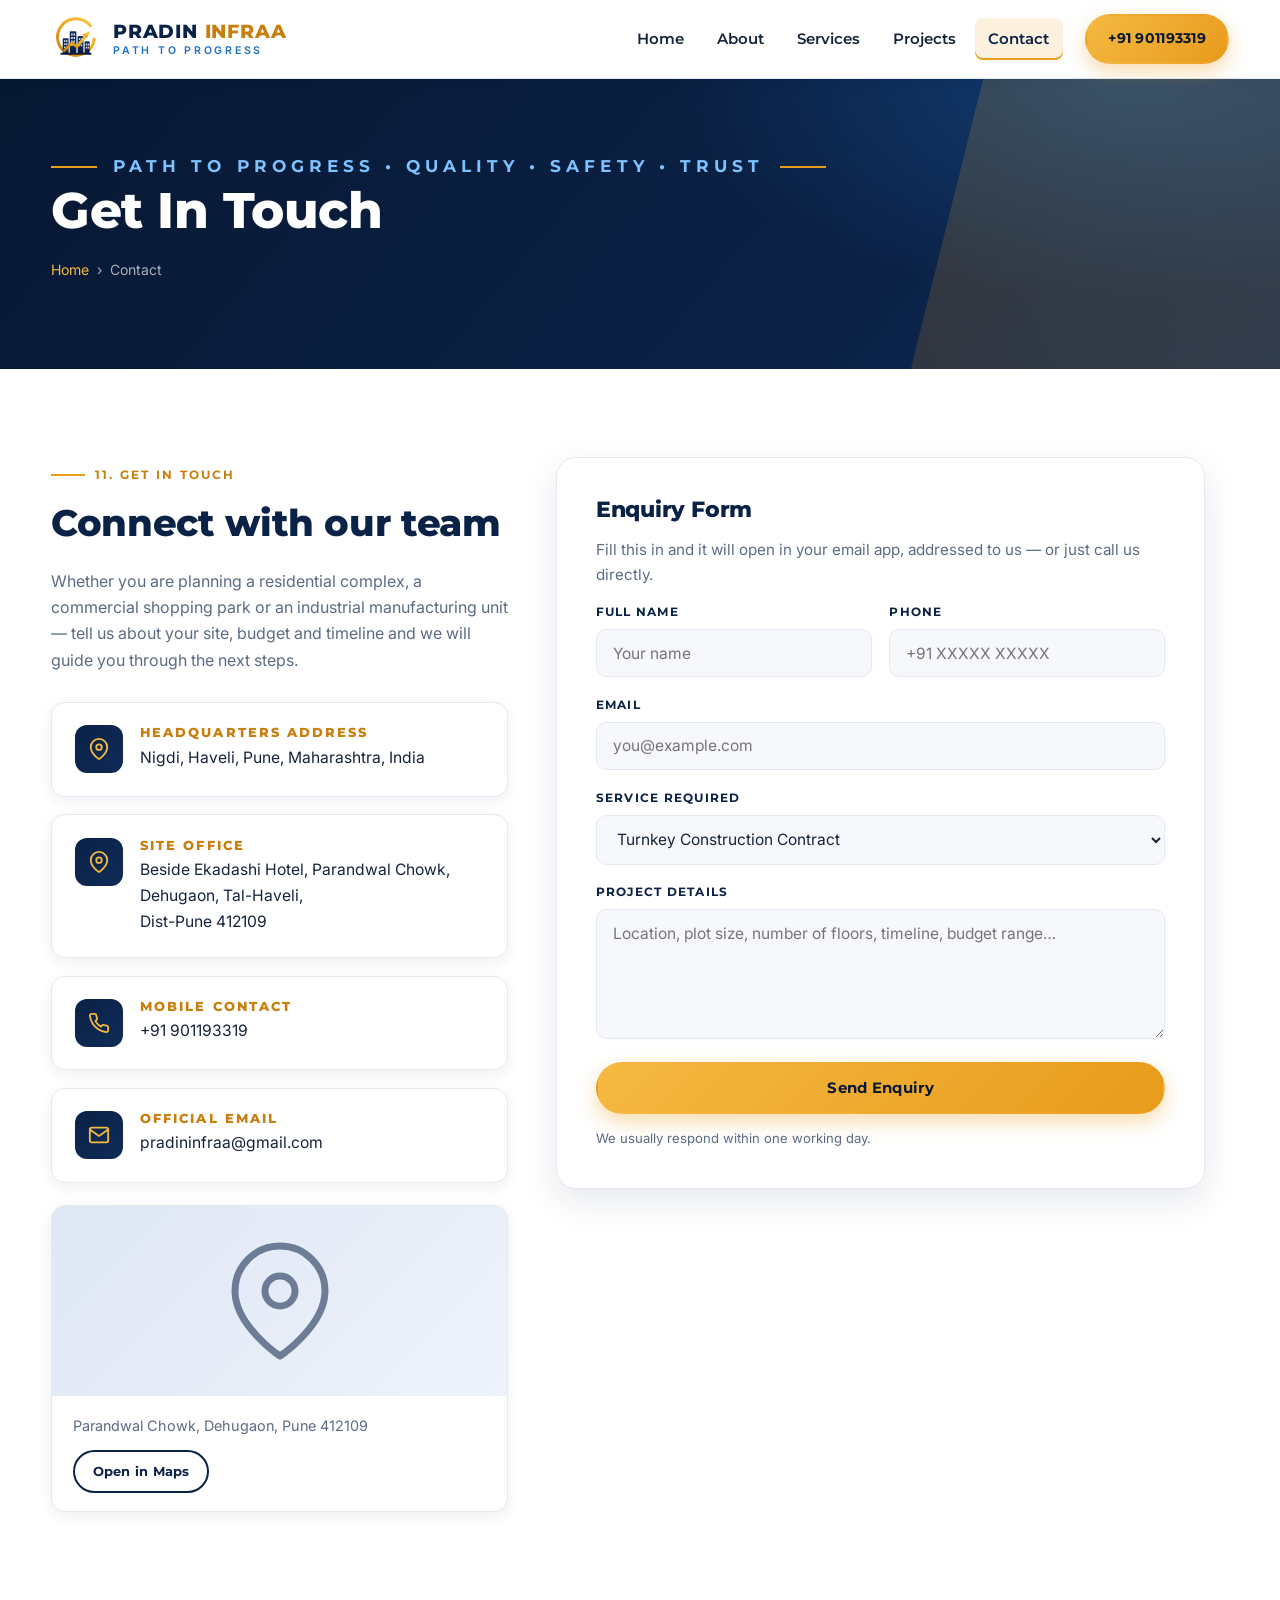
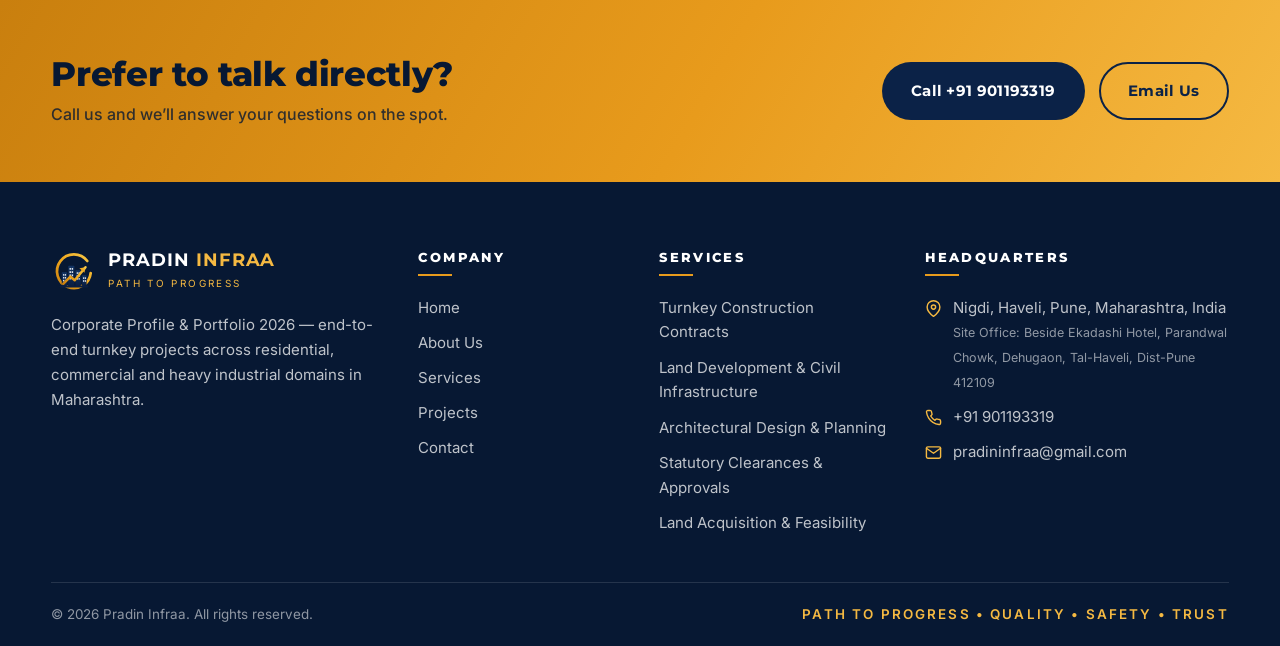
<file: contact.html>
<!DOCTYPE html>
<html lang="en">
<head>
  <meta charset="UTF-8">
  <meta name="viewport" content="width=device-width, initial-scale=1.0">
  <title>Contact Pradin Infraa — Nigdi, Pune | +91 901193319</title>
  <meta name="description" content="Connect with the Pradin Infraa team — Corporate Headquarters at Nigdi, Haveli, Pune, Maharashtra. Site office at Dehugaon, Dist-Pune 412109. Call +91 901193319 or email pradininfraa@gmail.com.">
  <link rel="icon" type="image/svg+xml" href="assets/favicon.svg">
  <link rel="preconnect" href="https://fonts.googleapis.com">
  <link rel="preconnect" href="https://fonts.gstatic.com" crossorigin>
  <link href="https://fonts.googleapis.com/css2?family=Inter:wght@400;500;600&family=Montserrat:wght@600;700;800&display=swap" rel="stylesheet">
  <link rel="stylesheet" href="css/style.css">
</head>
<body>

  <!-- ============ HEADER ============ -->
  <header class="site-header">
    <div class="container nav-wrap">
      <a class="brand" href="index.html">
        <img src="assets/logo.svg" alt="Pradin Infraa logo" width="50" height="50">
        <span class="brand-text">
          <strong>PRADIN <em>INFRAA</em></strong>
          <small>Path to Progress</small>
        </span>
      </a>

      <nav class="site-nav" id="siteNav">
        <a href="index.html">Home</a>
        <a href="about.html">About</a>
        <a href="services.html">Services</a>
        <a href="projects.html">Projects</a>
        <a href="contact.html" class="active">Contact</a>
      </nav>

      <a class="btn btn-gold nav-cta" href="tel:+91901193319">+91 901193319</a>

      <button class="nav-toggle" id="navToggle" aria-label="Toggle navigation" aria-expanded="false">
        <span></span><span></span><span></span>
      </button>
    </div>
  </header>

  <!-- ============ PAGE HERO ============ -->
  <section class="page-hero">
    <div class="container">
      <div class="hero-tag">Path to Progress • Quality • Safety • Trust</div>
      <h1>Get In Touch</h1>
      <p class="breadcrumb"><a href="index.html">Home</a> &nbsp;›&nbsp; Contact</p>
    </div>
  </section>

  <!-- ============ 11. CONNECT WITH OUR TEAM ============ -->
  <section class="section">
    <div class="container contact-grid">

      <div class="reveal">
        <span class="eyebrow">11. Get In Touch</span>
        <h2 style="font-size:clamp(1.7rem,3.2vw,2.3rem)">Connect with our team</h2>
        <p style="color:var(--muted)">Whether you are planning a residential complex, a commercial shopping park or an industrial manufacturing unit — tell us about your site, budget and timeline and we will guide you through the next steps.</p>

        <div class="contact-cards" style="margin-top:1.8rem">
          <div class="contact-card">
            <span class="ico"><svg width="22" height="22" viewBox="0 0 24 24" fill="none" stroke="currentColor" stroke-width="2" stroke-linecap="round" stroke-linejoin="round"><path d="M21 10c0 7-9 13-9 13s-9-6-9-13a9 9 0 0 1 18 0z"/><circle cx="12" cy="10" r="3"/></svg></span>
            <div>
              <h4>Headquarters Address</h4>
              <p>Nigdi, Haveli, Pune, Maharashtra, India</p>
            </div>
          </div>

          <div class="contact-card">
            <span class="ico"><svg width="22" height="22" viewBox="0 0 24 24" fill="none" stroke="currentColor" stroke-width="2" stroke-linecap="round" stroke-linejoin="round"><path d="M21 10c0 7-9 13-9 13s-9-6-9-13a9 9 0 0 1 18 0z"/><circle cx="12" cy="10" r="3"/></svg></span>
            <div>
              <h4>Site Office</h4>
              <p>Beside Ekadashi Hotel, Parandwal Chowk,<br>Dehugaon, Tal-Haveli,<br>Dist-Pune 412109</p>
            </div>
          </div>

          <div class="contact-card">
            <span class="ico"><svg width="22" height="22" viewBox="0 0 24 24" fill="none" stroke="currentColor" stroke-width="2" stroke-linecap="round" stroke-linejoin="round"><path d="M22 16.92v3a2 2 0 0 1-2.18 2 19.79 19.79 0 0 1-8.63-3.07 19.5 19.5 0 0 1-6-6A19.79 19.79 0 0 1 2.12 4.18 2 2 0 0 1 4.11 2h3a2 2 0 0 1 2 1.72c.13.96.36 1.9.7 2.81a2 2 0 0 1-.45 2.11L8.09 9.91a16 16 0 0 0 6 6l1.27-1.27a2 2 0 0 1 2.11-.45c.9.34 1.85.57 2.81.7A2 2 0 0 1 22 16.92z"/></svg></span>
            <div>
              <h4>Mobile Contact</h4>
              <a href="tel:+91901193319">+91 901193319</a>
            </div>
          </div>

          <div class="contact-card">
            <span class="ico"><svg width="22" height="22" viewBox="0 0 24 24" fill="none" stroke="currentColor" stroke-width="2" stroke-linecap="round" stroke-linejoin="round"><rect x="2" y="4" width="20" height="16" rx="2"/><path d="m22 6-10 7L2 6"/></svg></span>
            <div>
              <h4>Official Email</h4>
              <a href="mailto:pradininfraa@gmail.com">pradininfraa@gmail.com</a>
            </div>
          </div>
        </div>

        <div class="map-card">
          <div class="map-art">
            <svg width="120" height="120" viewBox="0 0 24 24" fill="none" stroke="#0b2247" stroke-width="1.4" stroke-linecap="round" stroke-linejoin="round" opacity=".55"><path d="M21 10c0 7-9 13-9 13s-9-6-9-13a9 9 0 0 1 18 0z"/><circle cx="12" cy="10" r="3"/></svg>
          </div>
          <div class="map-foot">
            <span>Parandwal Chowk, Dehugaon, Pune 412109</span>
            <a class="btn btn-outline-navy" style="padding:.55rem 1.1rem;font-size:.82rem" href="https://www.google.com/maps/search/?api=1&amp;query=Parandwal+Chowk+Dehugaon+Tal+Haveli+Pune+412109" target="_blank" rel="noopener">Open in Maps</a>
          </div>
        </div>
      </div>

      <div class="form-card reveal">
        <h3>Enquiry Form</h3>
        <p>Fill this in and it will open in your email app, addressed to us — or just call us directly.</p>

        <form id="enquiryForm" novalidate>
          <div class="form-grid">
            <div class="form-field">
              <label for="f-name">Full Name</label>
              <input type="text" id="f-name" name="name" placeholder="Your name" required>
            </div>

            <div class="form-field">
              <label for="f-phone">Phone</label>
              <input type="tel" id="f-phone" name="phone" placeholder="+91 XXXXX XXXXX" required>
            </div>

            <div class="form-field full">
              <label for="f-email">Email</label>
              <input type="email" id="f-email" name="email" placeholder="you@example.com">
            </div>

            <div class="form-field full">
              <label for="f-service">Service Required</label>
              <select id="f-service" name="service">
                <option>Turnkey Construction Contract</option>
                <option>Land Development &amp; Civil Infrastructure</option>
                <option>Architectural Design &amp; Engineering Planning</option>
                <option>Statutory Clearances &amp; Regulatory Approvals</option>
                <option>Land Acquisition &amp; Feasibility</option>
                <option>Residential Construction</option>
                <option>Commercial / Retail Building</option>
                <option>Industrial Infrastructure Project</option>
                <option>Other</option>
              </select>
            </div>

            <div class="form-field full">
              <label for="f-message">Project Details</label>
              <textarea id="f-message" name="message" placeholder="Location, plot size, number of floors, timeline, budget range…"></textarea>
            </div>
          </div>

          <div style="margin-top:1.4rem">
            <button type="submit" class="btn btn-gold" style="width:100%">Send Enquiry</button>
          </div>

          <p class="form-note">We usually respond within one working day.</p>
          <div class="form-status" id="formStatus"></div>
        </form>
      </div>

    </div>
  </section>

  <!-- ============ CTA ============ -->
  <section class="cta-band">
    <div class="container cta-inner">
      <div>
        <h2>Prefer to talk directly?</h2>
        <p>Call us and we’ll answer your questions on the spot.</p>
      </div>
      <div class="cta-actions">
        <a class="btn btn-navy" href="tel:+91901193319">Call +91 901193319</a>
        <a class="btn btn-outline-navy" href="mailto:pradininfraa@gmail.com">Email Us</a>
      </div>
    </div>
  </section>

  <!-- ============ FOOTER ============ -->
  <footer class="site-footer">
    <div class="container">
      <div class="footer-grid">
        <div>
          <div class="footer-brand">
            <img src="assets/logo.svg" alt="">
            <div>
              <strong>PRADIN <em>INFRAA</em></strong>
              <span>Path to Progress</span>
            </div>
          </div>
          <p>Corporate Profile &amp; Portfolio 2026 — end-to-end turnkey projects across residential, commercial and heavy industrial domains in Maharashtra.</p>
        </div>

        <div>
          <h4>Company</h4>
          <ul>
            <li><a href="index.html">Home</a></li>
            <li><a href="about.html">About Us</a></li>
            <li><a href="services.html">Services</a></li>
            <li><a href="projects.html">Projects</a></li>
            <li><a href="contact.html">Contact</a></li>
          </ul>
        </div>

        <div>
          <h4>Services</h4>
          <ul>
            <li><a href="services.html">Turnkey Construction Contracts</a></li>
            <li><a href="services.html">Land Development &amp; Civil Infrastructure</a></li>
            <li><a href="services.html">Architectural Design &amp; Planning</a></li>
            <li><a href="services.html">Statutory Clearances &amp; Approvals</a></li>
            <li><a href="services.html">Land Acquisition &amp; Feasibility</a></li>
          </ul>
        </div>

        <div>
          <h4>Headquarters</h4>
          <ul class="footer-contact">
            <li>
              <svg width="17" height="17" viewBox="0 0 24 24" fill="none" stroke="currentColor" stroke-width="2" stroke-linecap="round" stroke-linejoin="round"><path d="M21 10c0 7-9 13-9 13s-9-6-9-13a9 9 0 0 1 18 0z"/><circle cx="12" cy="10" r="3"/></svg>
              <span>Nigdi, Haveli, Pune, Maharashtra, India<br><small style="opacity:.75">Site Office: Beside Ekadashi Hotel, Parandwal Chowk, Dehugaon, Tal-Haveli, Dist-Pune 412109</small></span>
            </li>
            <li>
              <svg width="17" height="17" viewBox="0 0 24 24" fill="none" stroke="currentColor" stroke-width="2" stroke-linecap="round" stroke-linejoin="round"><path d="M22 16.92v3a2 2 0 0 1-2.18 2 19.79 19.79 0 0 1-8.63-3.07 19.5 19.5 0 0 1-6-6A19.79 19.79 0 0 1 2.12 4.18 2 2 0 0 1 4.11 2h3a2 2 0 0 1 2 1.72c.13.96.36 1.9.7 2.81a2 2 0 0 1-.45 2.11L8.09 9.91a16 16 0 0 0 6 6l1.27-1.27a2 2 0 0 1 2.11-.45c.9.34 1.85.57 2.81.7A2 2 0 0 1 22 16.92z"/></svg>
              <a href="tel:+91901193319">+91 901193319</a>
            </li>
            <li>
              <svg width="17" height="17" viewBox="0 0 24 24" fill="none" stroke="currentColor" stroke-width="2" stroke-linecap="round" stroke-linejoin="round"><rect x="2" y="4" width="20" height="16" rx="2"/><path d="m22 6-10 7L2 6"/></svg>
              <a href="mailto:pradininfraa@gmail.com">pradininfraa@gmail.com</a>
            </li>
          </ul>
        </div>
      </div>

      <div class="footer-bottom">
        <span>&copy; <span id="year">2026</span> Pradin Infraa. All rights reserved.</span>
        <span class="tag">Path to Progress • Quality • Safety • Trust</span>
      </div>
    </div>
  </footer>

  <script src="js/main.js"></script>
</body>
</html>
</file>
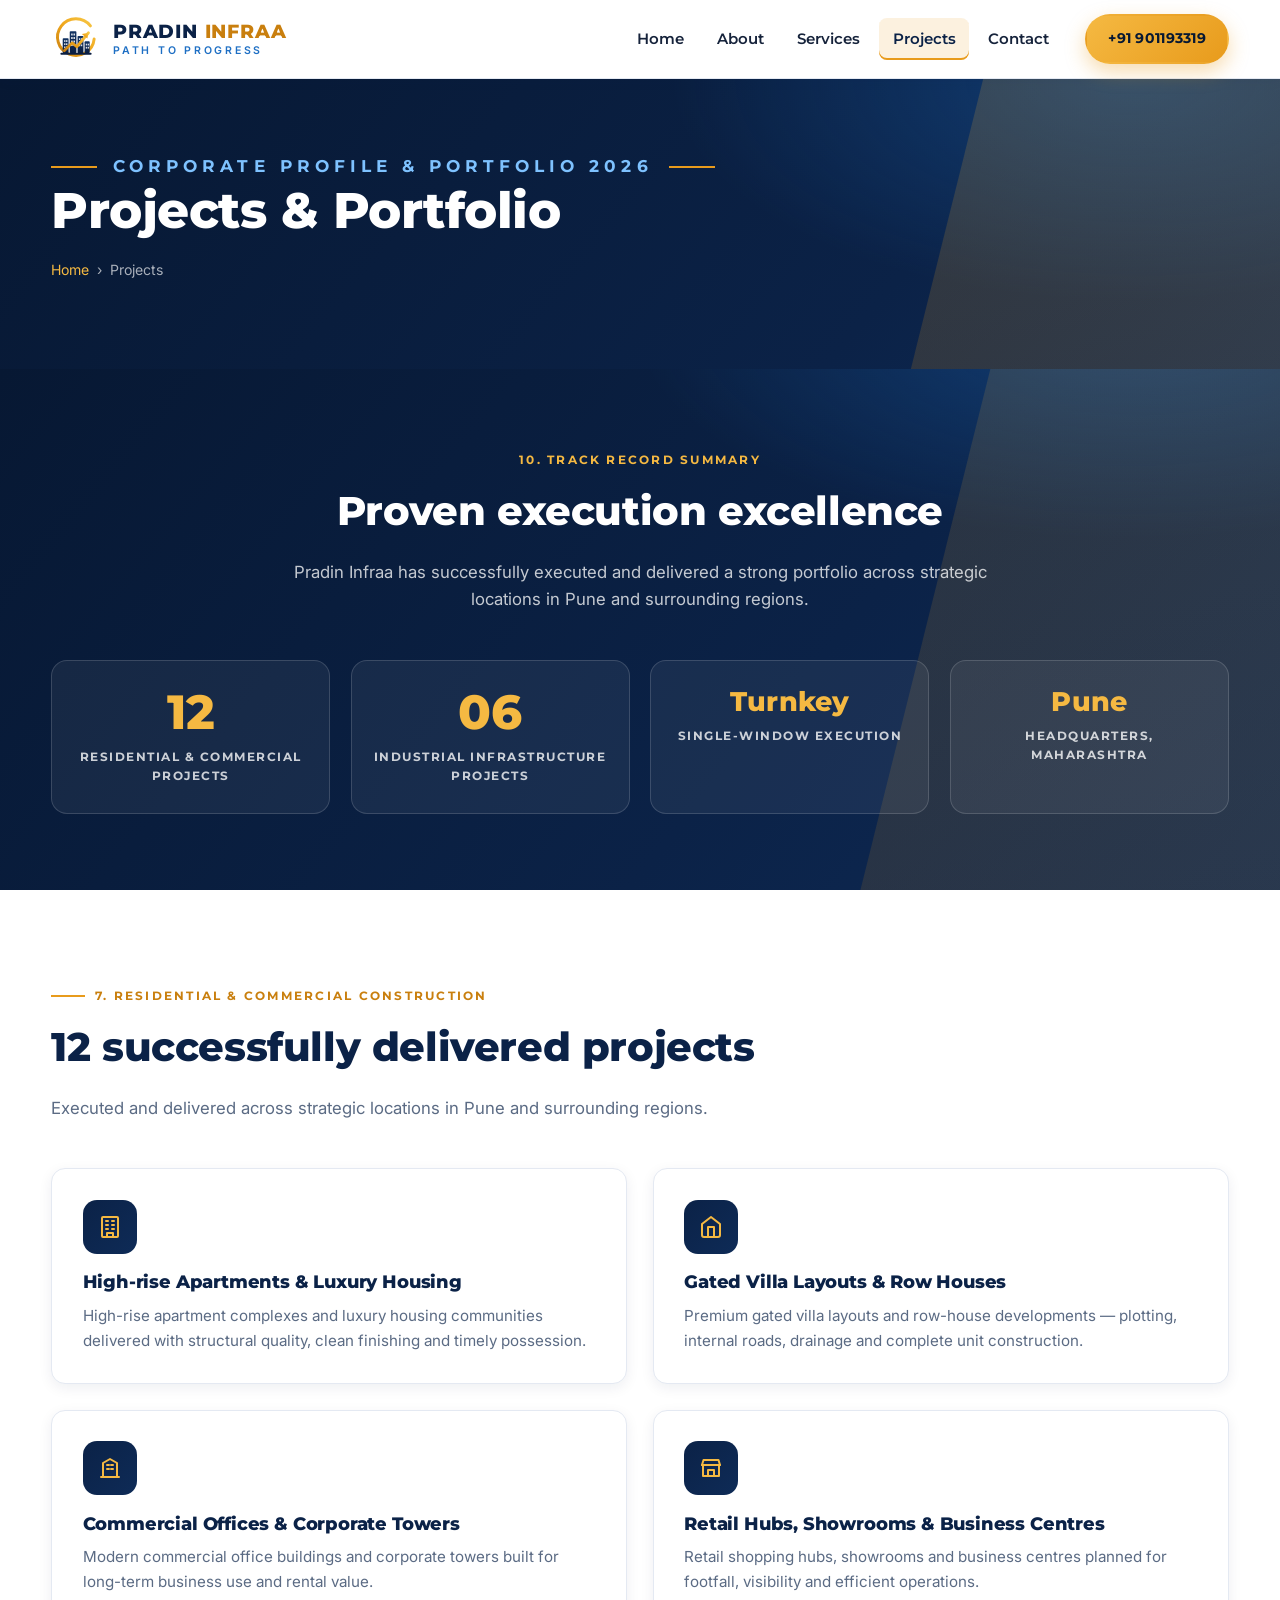
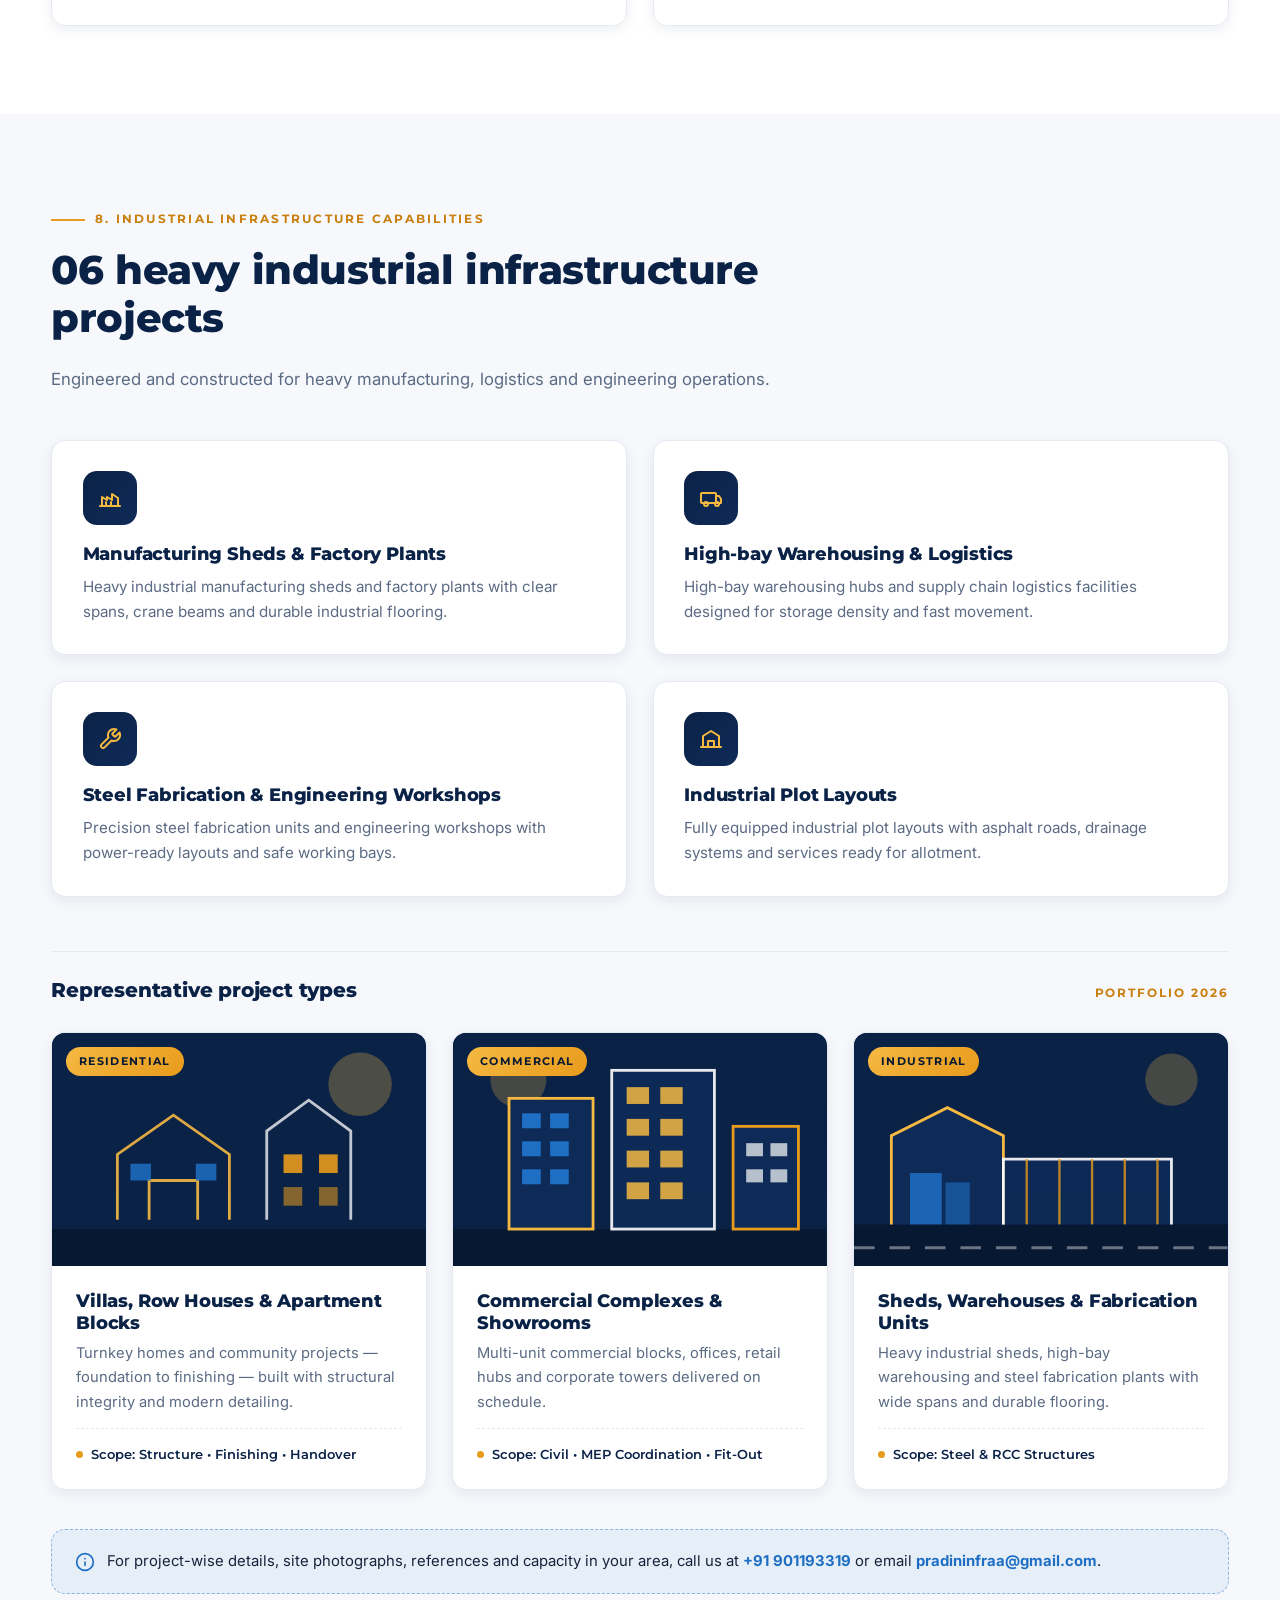
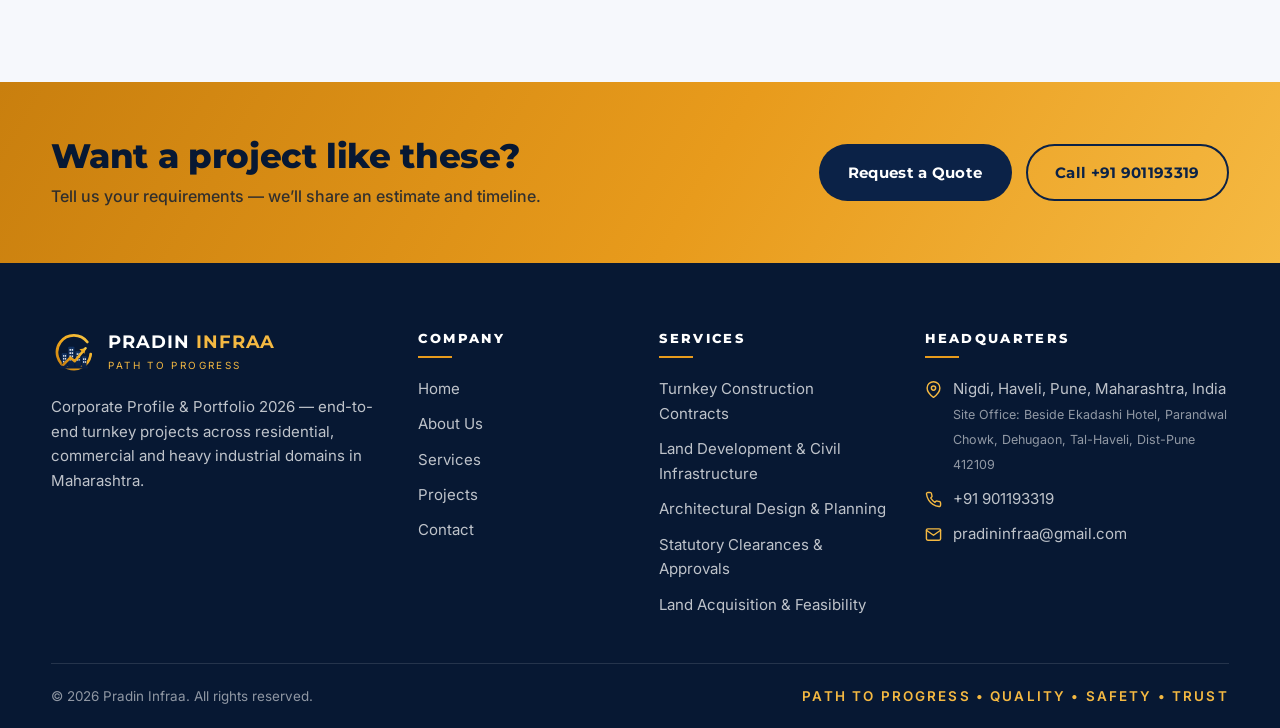
<file: projects.html>
<!DOCTYPE html>
<html lang="en">
<head>
  <meta charset="UTF-8">
  <meta name="viewport" content="width=device-width, initial-scale=1.0">
  <title>Projects & Portfolio 2026 — Pradin Infraa | 12 Residential & Commercial, 06 Industrial</title>
  <meta name="description" content="Pradin Infraa portfolio 2026 — 12 residential & commercial projects and 06 heavy industrial infrastructure projects delivered across Pune and surrounding regions.">
  <link rel="icon" type="image/svg+xml" href="assets/favicon.svg">
  <link rel="preconnect" href="https://fonts.googleapis.com">
  <link rel="preconnect" href="https://fonts.gstatic.com" crossorigin>
  <link href="https://fonts.googleapis.com/css2?family=Inter:wght@400;500;600&family=Montserrat:wght@600;700;800&display=swap" rel="stylesheet">
  <link rel="stylesheet" href="css/style.css">
</head>
<body>

  <!-- ============ HEADER ============ -->
  <header class="site-header">
    <div class="container nav-wrap">
      <a class="brand" href="index.html">
        <img src="assets/logo.svg" alt="Pradin Infraa logo" width="50" height="50">
        <span class="brand-text">
          <strong>PRADIN <em>INFRAA</em></strong>
          <small>Path to Progress</small>
        </span>
      </a>

      <nav class="site-nav" id="siteNav">
        <a href="index.html">Home</a>
        <a href="about.html">About</a>
        <a href="services.html">Services</a>
        <a href="projects.html" class="active">Projects</a>
        <a href="contact.html">Contact</a>
      </nav>

      <a class="btn btn-gold nav-cta" href="tel:+91901193319">+91 901193319</a>

      <button class="nav-toggle" id="navToggle" aria-label="Toggle navigation" aria-expanded="false">
        <span></span><span></span><span></span>
      </button>
    </div>
  </header>

  <!-- ============ PAGE HERO ============ -->
  <section class="page-hero">
    <div class="container">
      <div class="hero-tag">Corporate Profile & Portfolio 2026</div>
      <h1>Projects & Portfolio</h1>
      <p class="breadcrumb"><a href="index.html">Home</a> &nbsp;›&nbsp; Projects</p>
    </div>
  </section>

  <!-- ============ 10. TRACK RECORD SUMMARY ============ -->
  <section class="record-band">
    <div class="container">
      <div class="section-head center on-dark">
        <span class="eyebrow on-dark">10. Track Record Summary</span>
        <h2>Proven execution excellence</h2>
        <p>Pradin Infraa has successfully executed and delivered a strong portfolio across strategic locations in Pune and surrounding regions.</p>
      </div>

      <div class="record-grid">
        <div class="record-item reveal">
          <strong>12</strong>
          <span>Residential & Commercial Projects</span>
        </div>
        <div class="record-item reveal">
          <strong>06</strong>
          <span>Industrial Infrastructure Projects</span>
        </div>
        <div class="record-item reveal">
          <strong class="word">Turnkey</strong>
          <span>Single-Window Execution</span>
        </div>
        <div class="record-item reveal">
          <strong class="word">Pune</strong>
          <span>Headquarters, Maharashtra</span>
        </div>
      </div>
    </div>
  </section>

  <!-- ============ 7. RESIDENTIAL & COMMERCIAL ============ -->
  <section class="section">
    <div class="container">
      <div class="section-head">
        <span class="eyebrow">7. Residential & Commercial Construction</span>
        <h2>12 successfully delivered projects</h2>
        <p>Executed and delivered across strategic locations in Pune and surrounding regions.</p>
      </div>

      <div class="grid grid-2">
        <article class="card reveal">
          <span class="icon-badge"><svg width="24" height="24" viewBox="0 0 24 24" fill="none" stroke="currentColor" stroke-width="2" stroke-linecap="round" stroke-linejoin="round"><rect x="4" y="2" width="16" height="20" rx="1"/><line x1="8" y1="6" x2="10" y2="6"/><line x1="14" y1="6" x2="16" y2="6"/><line x1="8" y1="10" x2="10" y2="10"/><line x1="14" y1="10" x2="16" y2="10"/><line x1="8" y1="14" x2="10" y2="14"/><line x1="14" y1="14" x2="16" y2="14"/><path d="M9 22v-4h6v4"/></svg></span>
          <h3>High-rise Apartments & Luxury Housing</h3>
          <p>High-rise apartment complexes and luxury housing communities delivered with structural quality, clean finishing and timely possession.</p>
        </article>

        <article class="card reveal">
          <span class="icon-badge"><svg width="24" height="24" viewBox="0 0 24 24" fill="none" stroke="currentColor" stroke-width="2" stroke-linecap="round" stroke-linejoin="round"><path d="m3 9 9-7 9 7v11a2 2 0 0 1-2 2H5a2 2 0 0 1-2-2z"/><polyline points="9 22 9 12 15 12 15 22"/></svg></span>
          <h3>Gated Villa Layouts & Row Houses</h3>
          <p>Premium gated villa layouts and row-house developments — plotting, internal roads, drainage and complete unit construction.</p>
        </article>

        <article class="card reveal">
          <span class="icon-badge"><svg width="24" height="24" viewBox="0 0 24 24" fill="none" stroke="currentColor" stroke-width="2" stroke-linecap="round" stroke-linejoin="round"><path d="M3 21h18"/><path d="M5 21V7l7-4 7 4v14"/><path d="M9 9h2"/><path d="M13 9h2"/><path d="M9 13h2"/><path d="M13 13h2"/></svg></span>
          <h3>Commercial Offices & Corporate Towers</h3>
          <p>Modern commercial office buildings and corporate towers built for long-term business use and rental value.</p>
        </article>

        <article class="card reveal">
          <span class="icon-badge"><svg width="24" height="24" viewBox="0 0 24 24" fill="none" stroke="currentColor" stroke-width="2" stroke-linecap="round" stroke-linejoin="round"><path d="M3 9l1.5-5h15L21 9"/><path d="M4 9v11h16V9"/><path d="M3 9h18"/><path d="M9 20v-6h6v6"/></svg></span>
          <h3>Retail Hubs, Showrooms & Business Centres</h3>
          <p>Retail shopping hubs, showrooms and business centres planned for footfall, visibility and efficient operations.</p>
        </article>
      </div>
    </div>
  </section>

  <!-- ============ 8. INDUSTRIAL INFRASTRUCTURE ============ -->
  <section class="section alt">
    <div class="container">
      <div class="section-head">
        <span class="eyebrow">8. Industrial Infrastructure Capabilities</span>
        <h2>06 heavy industrial infrastructure projects</h2>
        <p>Engineered and constructed for heavy manufacturing, logistics and engineering operations.</p>
      </div>

      <div class="grid grid-2">
        <article class="card reveal">
          <span class="icon-badge"><svg width="24" height="24" viewBox="0 0 24 24" fill="none" stroke="currentColor" stroke-width="2" stroke-linecap="round" stroke-linejoin="round"><path d="M2 20h20"/><path d="M4 20V11l5 3V11l5 3V8l6 4v8"/><path d="M8 20v-4"/><path d="M13 20v-4"/></svg></span>
          <h3>Manufacturing Sheds & Factory Plants</h3>
          <p>Heavy industrial manufacturing sheds and factory plants with clear spans, crane beams and durable industrial flooring.</p>
        </article>

        <article class="card reveal">
          <span class="icon-badge"><svg width="24" height="24" viewBox="0 0 24 24" fill="none" stroke="currentColor" stroke-width="2" stroke-linecap="round" stroke-linejoin="round"><rect x="2" y="7" width="15" height="10" rx="1"/><path d="M17 10h3l2 3v4h-5"/><circle cx="7" cy="18" r="2"/><circle cx="18" cy="18" r="2"/></svg></span>
          <h3>High-bay Warehousing & Logistics</h3>
          <p>High-bay warehousing hubs and supply chain logistics facilities designed for storage density and fast movement.</p>
        </article>

        <article class="card reveal">
          <span class="icon-badge"><svg width="24" height="24" viewBox="0 0 24 24" fill="none" stroke="currentColor" stroke-width="2" stroke-linecap="round" stroke-linejoin="round"><path d="M14.7 6.3a1 1 0 0 0 0 1.4l1.6 1.6a1 1 0 0 0 1.4 0l3.77-3.77a6 6 0 0 1-7.94 7.94l-6.91 6.91a2.12 2.12 0 0 1-3-3l6.91-6.91a6 6 0 0 1 7.94-7.94l-3.76 3.76z"/></svg></span>
          <h3>Steel Fabrication & Engineering Workshops</h3>
          <p>Precision steel fabrication units and engineering workshops with power-ready layouts and safe working bays.</p>
        </article>

        <article class="card reveal">
          <span class="icon-badge"><svg width="24" height="24" viewBox="0 0 24 24" fill="none" stroke="currentColor" stroke-width="2" stroke-linecap="round" stroke-linejoin="round"><path d="M2 20h20"/><path d="M4 20V9l8-5 8 5v11"/><path d="M9 20v-6h6v6"/></svg></span>
          <h3>Industrial Plot Layouts</h3>
          <p>Fully equipped industrial plot layouts with asphalt roads, drainage systems and services ready for allotment.</p>
        </article>
      </div>

      <div class="sub-head reveal">
        <h3>Representative project types</h3>
        <span class="count">Portfolio 2026</span>
      </div>

      <div class="grid grid-3">
        <article class="project-card reveal">
          <div class="project-thumb">
            <span class="tag">Residential</span>
            <svg viewBox="0 0 400 250" aria-hidden="true">
              <rect width="400" height="250" fill="#0b2247"/>
              <circle cx="330" cy="55" r="34" fill="#f5b942" opacity=".28"/>
              <path d="M0 210h400v40H0z" fill="#071833"/>
              <g stroke="#f5b942" stroke-width="3" fill="none" opacity=".9">
                <path d="M70 200v-70l60-42 60 42v70"/>
                <path d="M104 200v-42h52v42"/>
              </g>
              <rect x="84" y="140" width="22" height="18" fill="#1e6fc4" opacity=".85"/>
              <rect x="154" y="140" width="22" height="18" fill="#1e6fc4" opacity=".85"/>
              <g stroke="#ffffff" stroke-width="3" fill="none" opacity=".75">
                <path d="M230 200v-95l45-33 45 33v95"/>
              </g>
              <rect x="248" y="130" width="20" height="20" fill="#e89b1c" opacity=".9"/>
              <rect x="286" y="130" width="20" height="20" fill="#e89b1c" opacity=".9"/>
              <rect x="248" y="165" width="20" height="20" fill="#e89b1c" opacity=".55"/>
              <rect x="286" y="165" width="20" height="20" fill="#e89b1c" opacity=".55"/>
            </svg>
          </div>
          <div class="project-body">
            <h3>Villas, Row Houses & Apartment Blocks</h3>
            <p>Turnkey homes and community projects — foundation to finishing — built with structural integrity and modern detailing.</p>
            <div class="project-meta">Scope: Structure • Finishing • Handover</div>
          </div>
        </article>

        <article class="project-card reveal">
          <div class="project-thumb">
            <span class="tag">Commercial</span>
            <svg viewBox="0 0 400 250" aria-hidden="true">
              <rect width="400" height="250" fill="#0b2247"/>
              <circle cx="70" cy="50" r="30" fill="#f5b942" opacity=".25"/>
              <path d="M0 210h400v40H0z" fill="#071833"/>
              <rect x="60" y="70" width="90" height="140" fill="#0e2b57" stroke="#f5b942" stroke-width="3"/>
              <rect x="170" y="40" width="110" height="170" fill="#0e2b57" stroke="#ffffff" stroke-width="3" opacity=".9"/>
              <rect x="300" y="100" width="70" height="110" fill="#0e2b57" stroke="#e89b1c" stroke-width="3"/>
              <g fill="#1e6fc4">
                <rect x="74" y="86" width="20" height="16"/><rect x="104" y="86" width="20" height="16"/>
                <rect x="74" y="116" width="20" height="16"/><rect x="104" y="116" width="20" height="16"/>
                <rect x="74" y="146" width="20" height="16"/><rect x="104" y="146" width="20" height="16"/>
              </g>
              <g fill="#f5b942" opacity=".85">
                <rect x="186" y="58" width="24" height="18"/><rect x="222" y="58" width="24" height="18"/>
                <rect x="186" y="92" width="24" height="18"/><rect x="222" y="92" width="24" height="18"/>
                <rect x="186" y="126" width="24" height="18"/><rect x="222" y="126" width="24" height="18"/>
                <rect x="186" y="160" width="24" height="18"/><rect x="222" y="160" width="24" height="18"/>
              </g>
              <g fill="#ffffff" opacity=".7">
                <rect x="314" y="118" width="18" height="14"/><rect x="340" y="118" width="18" height="14"/>
                <rect x="314" y="146" width="18" height="14"/><rect x="340" y="146" width="18" height="14"/>
              </g>
            </svg>
          </div>
          <div class="project-body">
            <h3>Commercial Complexes & Showrooms</h3>
            <p>Multi-unit commercial blocks, offices, retail hubs and corporate towers delivered on schedule.</p>
            <div class="project-meta">Scope: Civil • MEP Coordination • Fit-Out</div>
          </div>
        </article>

        <article class="project-card reveal">
          <div class="project-thumb">
            <span class="tag">Industrial</span>
            <svg viewBox="0 0 400 250" aria-hidden="true">
              <rect width="400" height="250" fill="#0b2247"/>
              <circle cx="340" cy="50" r="28" fill="#f5b942" opacity=".25"/>
              <path d="M0 205h400v45H0z" fill="#071833"/>
              <path d="M40 205V110l60-30 60 30v95" fill="#0e2b57" stroke="#f5b942" stroke-width="3"/>
              <path d="M160 205v-70h180v70" fill="#0e2b57" stroke="#ffffff" stroke-width="3" opacity=".9"/>
              <g stroke="#e89b1c" stroke-width="2.5" opacity=".8">
                <path d="M185 135v70"/><path d="M220 135v70"/><path d="M255 135v70"/><path d="M290 135v70"/><path d="M325 135v70"/>
              </g>
              <rect x="60" y="150" width="34" height="55" fill="#1e6fc4" opacity=".85"/>
              <rect x="98" y="160" width="26" height="45" fill="#1e6fc4" opacity=".6"/>
              <path d="M0 230h400" stroke="#ffffff" stroke-width="3" stroke-dasharray="22 16" opacity=".4"/>
            </svg>
          </div>
          <div class="project-body">
            <h3>Sheds, Warehouses & Fabrication Units</h3>
            <p>Heavy industrial sheds, high-bay warehousing and steel fabrication plants with wide spans and durable flooring.</p>
            <div class="project-meta">Scope: Steel & RCC Structures</div>
          </div>
        </article>
      </div>

      <div class="note-box reveal" style="margin-top:2.4rem">
        <svg width="20" height="20" viewBox="0 0 24 24" fill="none" stroke="currentColor" stroke-width="2" stroke-linecap="round" stroke-linejoin="round"><circle cx="12" cy="12" r="10"/><line x1="12" y1="16" x2="12" y2="12"/><line x1="12" y1="8" x2="12.01" y2="8"/></svg>
        <p>For project-wise details, site photographs, references and capacity in your area, call us at <a href="tel:+91901193319"><strong>+91 901193319</strong></a> or email <a href="mailto:pradininfraa@gmail.com"><strong>pradininfraa@gmail.com</strong></a>.</p>
      </div>
    </div>
  </section>

  <!-- ============ CTA ============ -->
  <section class="cta-band">
    <div class="container cta-inner">
      <div>
        <h2>Want a project like these?</h2>
        <p>Tell us your requirements — we’ll share an estimate and timeline.</p>
      </div>
      <div class="cta-actions">
        <a class="btn btn-navy" href="contact.html">Request a Quote</a>
        <a class="btn btn-outline-navy" href="tel:+91901193319">Call +91 901193319</a>
      </div>
    </div>
  </section>

  <!-- ============ FOOTER ============ -->
  <footer class="site-footer">
    <div class="container">
      <div class="footer-grid">
        <div>
          <div class="footer-brand">
            <img src="assets/logo.svg" alt="">
            <div>
              <strong>PRADIN <em>INFRAA</em></strong>
              <span>Path to Progress</span>
            </div>
          </div>
          <p>Corporate Profile & Portfolio 2026 — end-to-end turnkey projects across residential, commercial and heavy industrial domains in Maharashtra.</p>
        </div>

        <div>
          <h4>Company</h4>
          <ul>
            <li><a href="index.html">Home</a></li>
            <li><a href="about.html">About Us</a></li>
            <li><a href="services.html">Services</a></li>
            <li><a href="projects.html">Projects</a></li>
            <li><a href="contact.html">Contact</a></li>
          </ul>
        </div>

        <div>
          <h4>Services</h4>
          <ul>
            <li><a href="services.html">Turnkey Construction Contracts</a></li>
            <li><a href="services.html">Land Development & Civil Infrastructure</a></li>
            <li><a href="services.html">Architectural Design & Planning</a></li>
            <li><a href="services.html">Statutory Clearances & Approvals</a></li>
            <li><a href="services.html">Land Acquisition & Feasibility</a></li>
          </ul>
        </div>

        <div>
          <h4>Headquarters</h4>
          <ul class="footer-contact">
            <li>
              <svg width="17" height="17" viewBox="0 0 24 24" fill="none" stroke="currentColor" stroke-width="2" stroke-linecap="round" stroke-linejoin="round"><path d="M21 10c0 7-9 13-9 13s-9-6-9-13a9 9 0 0 1 18 0z"/><circle cx="12" cy="10" r="3"/></svg>
              <span>Nigdi, Haveli, Pune, Maharashtra, India<br><small style="opacity:.75">Site Office: Beside Ekadashi Hotel, Parandwal Chowk, Dehugaon, Tal-Haveli, Dist-Pune 412109</small></span>
            </li>
            <li>
              <svg width="17" height="17" viewBox="0 0 24 24" fill="none" stroke="currentColor" stroke-width="2" stroke-linecap="round" stroke-linejoin="round"><path d="M22 16.92v3a2 2 0 0 1-2.18 2 19.79 19.79 0 0 1-8.63-3.07 19.5 19.5 0 0 1-6-6A19.79 19.79 0 0 1 2.12 4.18 2 2 0 0 1 4.11 2h3a2 2 0 0 1 2 1.72c.13.96.36 1.9.7 2.81a2 2 0 0 1-.45 2.11L8.09 9.91a16 16 0 0 0 6 6l1.27-1.27a2 2 0 0 1 2.11-.45c.9.34 1.85.57 2.81.7A2 2 0 0 1 22 16.92z"/></svg>
              <a href="tel:+91901193319">+91 901193319</a>
            </li>
            <li>
              <svg width="17" height="17" viewBox="0 0 24 24" fill="none" stroke="currentColor" stroke-width="2" stroke-linecap="round" stroke-linejoin="round"><rect x="2" y="4" width="20" height="16" rx="2"/><path d="m22 6-10 7L2 6"/></svg>
              <a href="mailto:pradininfraa@gmail.com">pradininfraa@gmail.com</a>
            </li>
          </ul>
        </div>
      </div>

      <div class="footer-bottom">
        <span>&copy; <span id="year">2026</span> Pradin Infraa. All rights reserved.</span>
        <span class="tag">Path to Progress • Quality • Safety • Trust</span>
      </div>
    </div>
  </footer>

  <script src="js/main.js"></script>
</body>
</html>
</file>
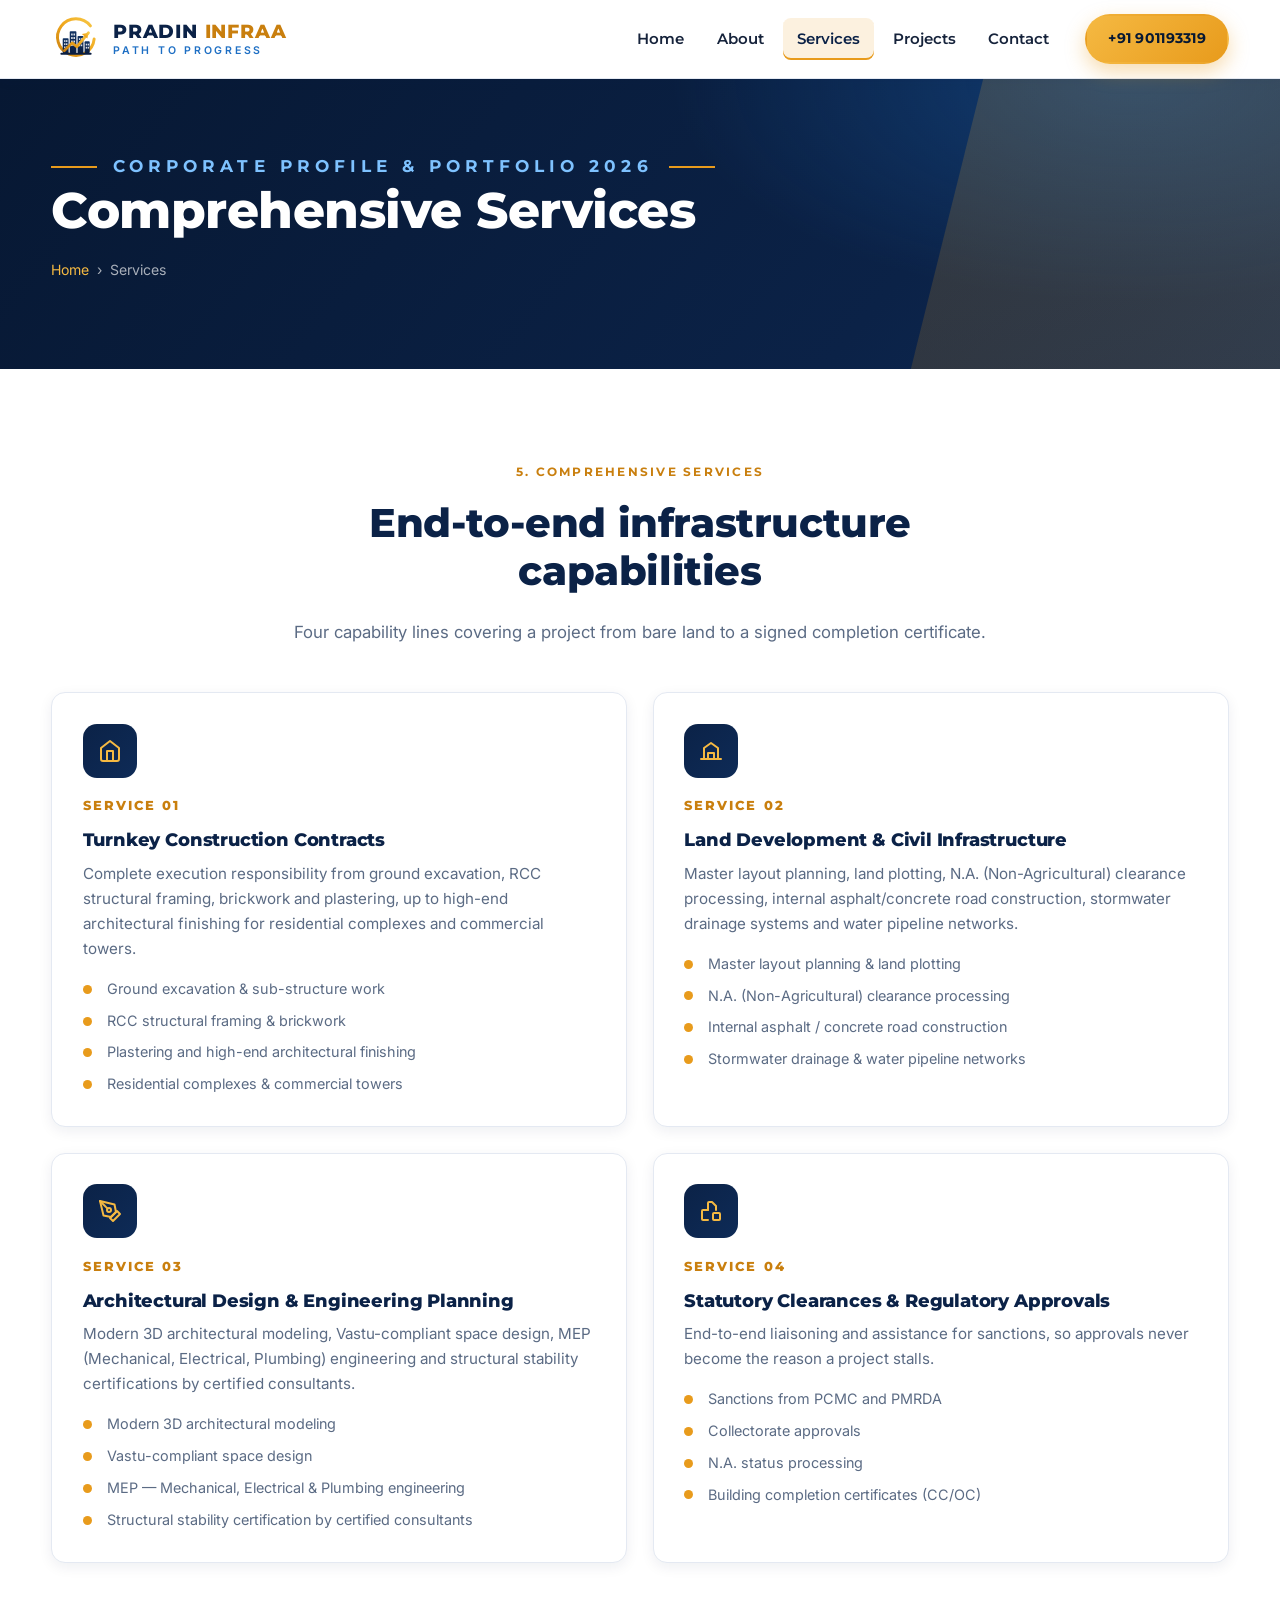
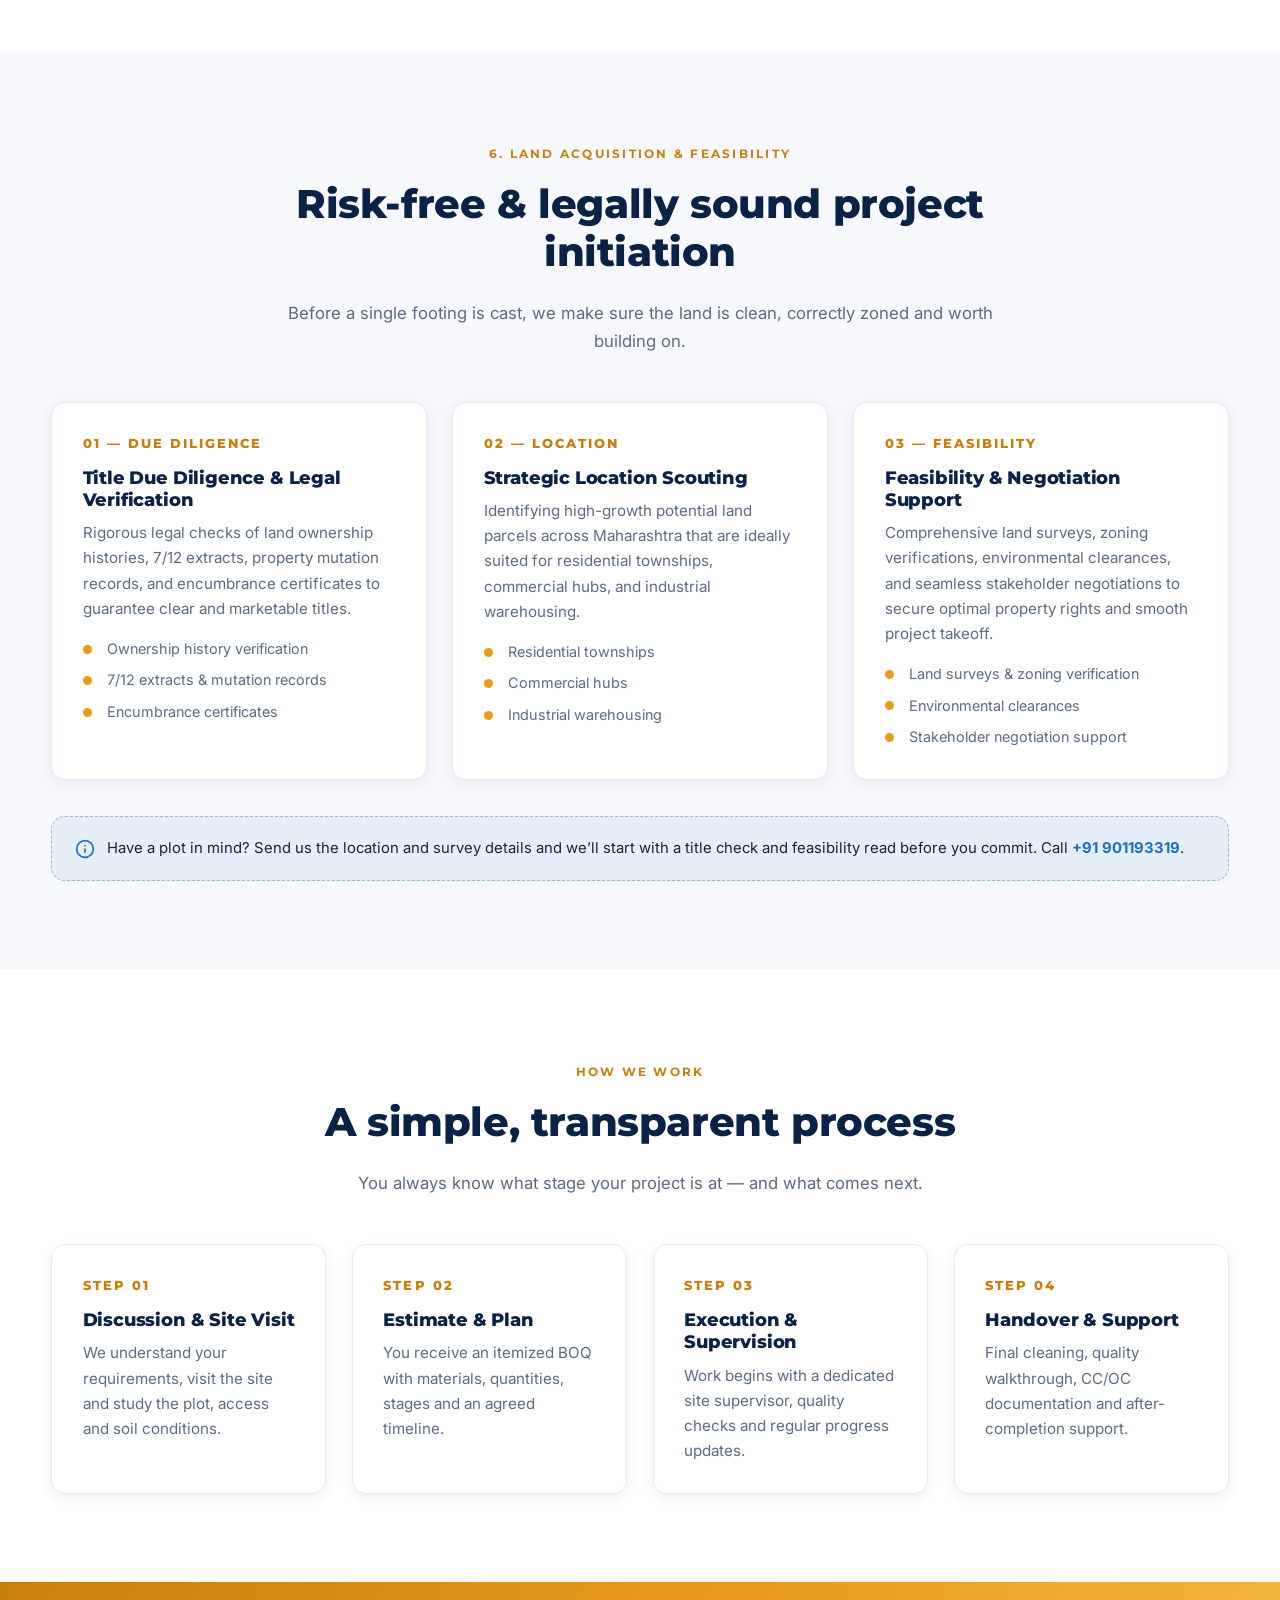
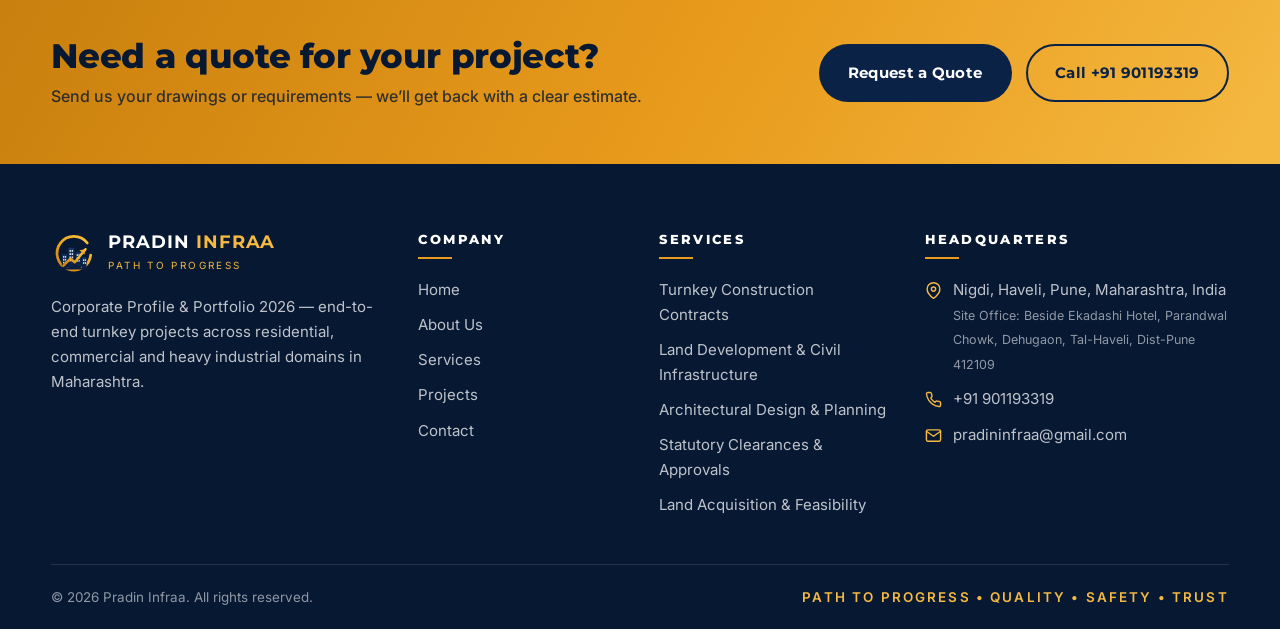
<file: services.html>
<!DOCTYPE html>
<html lang="en">
<head>
  <meta charset="UTF-8">
  <meta name="viewport" content="width=device-width, initial-scale=1.0">
  <title>Services — Pradin Infraa | Turnkey Construction, Land Development &amp; Approvals</title>
  <meta name="description" content="Turnkey construction contracts, land development &amp; civil infrastructure, architectural design &amp; engineering planning, statutory clearances and land feasibility by Pradin Infraa, Pune.">
  <link rel="icon" type="image/svg+xml" href="assets/favicon.svg">
  <link rel="preconnect" href="https://fonts.googleapis.com">
  <link rel="preconnect" href="https://fonts.gstatic.com" crossorigin>
  <link href="https://fonts.googleapis.com/css2?family=Inter:wght@400;500;600&family=Montserrat:wght@600;700;800&display=swap" rel="stylesheet">
  <link rel="stylesheet" href="css/style.css">
</head>
<body>

  <!-- ============ HEADER ============ -->
  <header class="site-header">
    <div class="container nav-wrap">
      <a class="brand" href="index.html">
        <img src="assets/logo.svg" alt="Pradin Infraa logo" width="50" height="50">
        <span class="brand-text">
          <strong>PRADIN <em>INFRAA</em></strong>
          <small>Path to Progress</small>
        </span>
      </a>

      <nav class="site-nav" id="siteNav">
        <a href="index.html">Home</a>
        <a href="about.html">About</a>
        <a href="services.html" class="active">Services</a>
        <a href="projects.html">Projects</a>
        <a href="contact.html">Contact</a>
      </nav>

      <a class="btn btn-gold nav-cta" href="tel:+91901193319">+91 901193319</a>

      <button class="nav-toggle" id="navToggle" aria-label="Toggle navigation" aria-expanded="false">
        <span></span><span></span><span></span>
      </button>
    </div>
  </header>

  <!-- ============ PAGE HERO ============ -->
  <section class="page-hero">
    <div class="container">
      <div class="hero-tag">Corporate Profile &amp; Portfolio 2026</div>
      <h1>Comprehensive Services</h1>
      <p class="breadcrumb"><a href="index.html">Home</a> &nbsp;›&nbsp; Services</p>
    </div>
  </section>

  <!-- ============ 5. COMPREHENSIVE SERVICES ============ -->
  <section class="section">
    <div class="container">
      <div class="section-head center">
        <span class="eyebrow">5. Comprehensive Services</span>
        <h2>End-to-end infrastructure capabilities</h2>
        <p>Four capability lines covering a project from bare land to a signed completion certificate.</p>
      </div>

      <div class="grid grid-2">

        <article class="card reveal">
          <span class="icon-badge"><svg width="24" height="24" viewBox="0 0 24 24" fill="none" stroke="currentColor" stroke-width="2" stroke-linecap="round" stroke-linejoin="round"><path d="m3 9 9-7 9 7v11a2 2 0 0 1-2 2H5a2 2 0 0 1-2-2z"/><polyline points="9 22 9 12 15 12 15 22"/></svg></span>
          <span class="num">SERVICE 01</span>
          <h3>Turnkey Construction Contracts</h3>
          <p>Complete execution responsibility from ground excavation, RCC structural framing, brickwork and plastering, up to high-end architectural finishing for residential complexes and commercial towers.</p>
          <ul class="tick">
            <li>Ground excavation &amp; sub-structure work</li>
            <li>RCC structural framing &amp; brickwork</li>
            <li>Plastering and high-end architectural finishing</li>
            <li>Residential complexes &amp; commercial towers</li>
          </ul>
        </article>

        <article class="card reveal">
          <span class="icon-badge"><svg width="24" height="24" viewBox="0 0 24 24" fill="none" stroke="currentColor" stroke-width="2" stroke-linecap="round" stroke-linejoin="round"><path d="M2 20h20"/><path d="M5 20V9l7-5 7 5v11"/><path d="M9 20v-6h6v6"/></svg></span>
          <span class="num">SERVICE 02</span>
          <h3>Land Development &amp; Civil Infrastructure</h3>
          <p>Master layout planning, land plotting, N.A. (Non-Agricultural) clearance processing, internal asphalt/concrete road construction, stormwater drainage systems and water pipeline networks.</p>
          <ul class="tick">
            <li>Master layout planning &amp; land plotting</li>
            <li>N.A. (Non-Agricultural) clearance processing</li>
            <li>Internal asphalt / concrete road construction</li>
            <li>Stormwater drainage &amp; water pipeline networks</li>
          </ul>
        </article>

        <article class="card reveal">
          <span class="icon-badge"><svg width="24" height="24" viewBox="0 0 24 24" fill="none" stroke="currentColor" stroke-width="2" stroke-linecap="round" stroke-linejoin="round"><path d="M12 19l7-7 3 3-7 7-3-3z"/><path d="M18 13l-1.5-7.5L2 2l3.5 14.5L13 18l5-5z"/><path d="M2 2l7.586 7.586"/><circle cx="11" cy="11" r="2"/></svg></span>
          <span class="num">SERVICE 03</span>
          <h3>Architectural Design &amp; Engineering Planning</h3>
          <p>Modern 3D architectural modeling, Vastu-compliant space design, MEP (Mechanical, Electrical, Plumbing) engineering and structural stability certifications by certified consultants.</p>
          <ul class="tick">
            <li>Modern 3D architectural modeling</li>
            <li>Vastu-compliant space design</li>
            <li>MEP — Mechanical, Electrical &amp; Plumbing engineering</li>
            <li>Structural stability certification by certified consultants</li>
          </ul>
        </article>

        <article class="card reveal">
          <span class="icon-badge"><svg width="24" height="24" viewBox="0 0 24 24" fill="none" stroke="currentColor" stroke-width="2" stroke-linecap="round" stroke-linejoin="round"><path d="M9 11H4a1 1 0 0 0-1 1v8a1 1 0 0 0 1 1h5"/><path d="M9 11V4a1 1 0 0 1 1-1h3l4 4v4"/><rect x="14" y="14" width="7" height="7" rx="1"/></svg></span>
          <span class="num">SERVICE 04</span>
          <h3>Statutory Clearances &amp; Regulatory Approvals</h3>
          <p>End-to-end liaisoning and assistance for sanctions, so approvals never become the reason a project stalls.</p>
          <ul class="tick">
            <li>Sanctions from PCMC and PMRDA</li>
            <li>Collectorate approvals</li>
            <li>N.A. status processing</li>
            <li>Building completion certificates (CC/OC)</li>
          </ul>
        </article>

      </div>
    </div>
  </section>

  <!-- ============ 6. LAND ACQUISITION & FEASIBILITY ============ -->
  <section class="section alt">
    <div class="container">
      <div class="section-head center">
        <span class="eyebrow">6. Land Acquisition &amp; Feasibility</span>
        <h2>Risk-free &amp; legally sound project initiation</h2>
        <p>Before a single footing is cast, we make sure the land is clean, correctly zoned and worth building on.</p>
      </div>

      <div class="grid grid-3">
        <article class="card reveal">
          <span class="num">01 — DUE DILIGENCE</span>
          <h3>Title Due Diligence &amp; Legal Verification</h3>
          <p>Rigorous legal checks of land ownership histories, 7/12 extracts, property mutation records, and encumbrance certificates to guarantee clear and marketable titles.</p>
          <ul class="tick">
            <li>Ownership history verification</li>
            <li>7/12 extracts &amp; mutation records</li>
            <li>Encumbrance certificates</li>
          </ul>
        </article>

        <article class="card reveal">
          <span class="num">02 — LOCATION</span>
          <h3>Strategic Location Scouting</h3>
          <p>Identifying high-growth potential land parcels across Maharashtra that are ideally suited for residential townships, commercial hubs, and industrial warehousing.</p>
          <ul class="tick">
            <li>Residential townships</li>
            <li>Commercial hubs</li>
            <li>Industrial warehousing</li>
          </ul>
        </article>

        <article class="card reveal">
          <span class="num">03 — FEASIBILITY</span>
          <h3>Feasibility &amp; Negotiation Support</h3>
          <p>Comprehensive land surveys, zoning verifications, environmental clearances, and seamless stakeholder negotiations to secure optimal property rights and smooth project takeoff.</p>
          <ul class="tick">
            <li>Land surveys &amp; zoning verification</li>
            <li>Environmental clearances</li>
            <li>Stakeholder negotiation support</li>
          </ul>
        </article>
      </div>

      <div class="note-box reveal" style="margin-top:2.2rem">
        <svg width="20" height="20" viewBox="0 0 24 24" fill="none" stroke="currentColor" stroke-width="2" stroke-linecap="round" stroke-linejoin="round"><circle cx="12" cy="12" r="10"/><line x1="12" y1="16" x2="12" y2="12"/><line x1="12" y1="8" x2="12.01" y2="8"/></svg>
        <p>Have a plot in mind? Send us the location and survey details and we’ll start with a title check and feasibility read before you commit. Call <a href="tel:+91901193319"><strong>+91 901193319</strong></a>.</p>
      </div>
    </div>
  </section>

  <!-- ============ PROCESS ============ -->
  <section class="section">
    <div class="container">
      <div class="section-head center">
        <span class="eyebrow">How We Work</span>
        <h2>A simple, transparent process</h2>
        <p>You always know what stage your project is at — and what comes next.</p>
      </div>

      <div class="grid grid-4">
        <article class="card reveal">
          <span class="num">STEP 01</span>
          <h3>Discussion &amp; Site Visit</h3>
          <p>We understand your requirements, visit the site and study the plot, access and soil conditions.</p>
        </article>

        <article class="card reveal">
          <span class="num">STEP 02</span>
          <h3>Estimate &amp; Plan</h3>
          <p>You receive an itemized BOQ with materials, quantities, stages and an agreed timeline.</p>
        </article>

        <article class="card reveal">
          <span class="num">STEP 03</span>
          <h3>Execution &amp; Supervision</h3>
          <p>Work begins with a dedicated site supervisor, quality checks and regular progress updates.</p>
        </article>

        <article class="card reveal">
          <span class="num">STEP 04</span>
          <h3>Handover &amp; Support</h3>
          <p>Final cleaning, quality walkthrough, CC/OC documentation and after-completion support.</p>
        </article>
      </div>
    </div>
  </section>

  <!-- ============ CTA ============ -->
  <section class="cta-band">
    <div class="container cta-inner">
      <div>
        <h2>Need a quote for your project?</h2>
        <p>Send us your drawings or requirements — we’ll get back with a clear estimate.</p>
      </div>
      <div class="cta-actions">
        <a class="btn btn-navy" href="contact.html">Request a Quote</a>
        <a class="btn btn-outline-navy" href="tel:+91901193319">Call +91 901193319</a>
      </div>
    </div>
  </section>

  <!-- ============ FOOTER ============ -->
  <footer class="site-footer">
    <div class="container">
      <div class="footer-grid">
        <div>
          <div class="footer-brand">
            <img src="assets/logo.svg" alt="">
            <div>
              <strong>PRADIN <em>INFRAA</em></strong>
              <span>Path to Progress</span>
            </div>
          </div>
          <p>Corporate Profile &amp; Portfolio 2026 — end-to-end turnkey projects across residential, commercial and heavy industrial domains in Maharashtra.</p>
        </div>

        <div>
          <h4>Company</h4>
          <ul>
            <li><a href="index.html">Home</a></li>
            <li><a href="about.html">About Us</a></li>
            <li><a href="services.html">Services</a></li>
            <li><a href="projects.html">Projects</a></li>
            <li><a href="contact.html">Contact</a></li>
          </ul>
        </div>

        <div>
          <h4>Services</h4>
          <ul>
            <li><a href="services.html">Turnkey Construction Contracts</a></li>
            <li><a href="services.html">Land Development &amp; Civil Infrastructure</a></li>
            <li><a href="services.html">Architectural Design &amp; Planning</a></li>
            <li><a href="services.html">Statutory Clearances &amp; Approvals</a></li>
            <li><a href="services.html">Land Acquisition &amp; Feasibility</a></li>
          </ul>
        </div>

        <div>
          <h4>Headquarters</h4>
          <ul class="footer-contact">
            <li>
              <svg width="17" height="17" viewBox="0 0 24 24" fill="none" stroke="currentColor" stroke-width="2" stroke-linecap="round" stroke-linejoin="round"><path d="M21 10c0 7-9 13-9 13s-9-6-9-13a9 9 0 0 1 18 0z"/><circle cx="12" cy="10" r="3"/></svg>
              <span>Nigdi, Haveli, Pune, Maharashtra, India<br><small style="opacity:.75">Site Office: Beside Ekadashi Hotel, Parandwal Chowk, Dehugaon, Tal-Haveli, Dist-Pune 412109</small></span>
            </li>
            <li>
              <svg width="17" height="17" viewBox="0 0 24 24" fill="none" stroke="currentColor" stroke-width="2" stroke-linecap="round" stroke-linejoin="round"><path d="M22 16.92v3a2 2 0 0 1-2.18 2 19.79 19.79 0 0 1-8.63-3.07 19.5 19.5 0 0 1-6-6A19.79 19.79 0 0 1 2.12 4.18 2 2 0 0 1 4.11 2h3a2 2 0 0 1 2 1.72c.13.96.36 1.9.7 2.81a2 2 0 0 1-.45 2.11L8.09 9.91a16 16 0 0 0 6 6l1.27-1.27a2 2 0 0 1 2.11-.45c.9.34 1.85.57 2.81.7A2 2 0 0 1 22 16.92z"/></svg>
              <a href="tel:+91901193319">+91 901193319</a>
            </li>
            <li>
              <svg width="17" height="17" viewBox="0 0 24 24" fill="none" stroke="currentColor" stroke-width="2" stroke-linecap="round" stroke-linejoin="round"><rect x="2" y="4" width="20" height="16" rx="2"/><path d="m22 6-10 7L2 6"/></svg>
              <a href="mailto:pradininfraa@gmail.com">pradininfraa@gmail.com</a>
            </li>
          </ul>
        </div>
      </div>

      <div class="footer-bottom">
        <span>&copy; <span id="year">2026</span> Pradin Infraa. All rights reserved.</span>
        <span class="tag">Path to Progress • Quality • Safety • Trust</span>
      </div>
    </div>
  </footer>

  <script src="js/main.js"></script>
</body>
</html>
</file>
<file: css/style.css>
/* =========================================================
   PRADIN INFRAA — Path to Progress
   Shared stylesheet for all pages
   ========================================================= */

:root {
  --navy: #0b2247;
  --navy-2: #0e2b57;
  --navy-3: #071833;
  --gold: #e89b1c;
  --gold-2: #f5b942;
  --gold-deep: #c97f0e;
  --blue: #1e6fc4;
  --ink: #16233b;
  --muted: #5b6b84;
  --line: #e4e9f2;
  --bg: #f6f8fc;
  --white: #ffffff;
  --radius: 14px;
  --shadow: 0 12px 34px rgba(11, 34, 71, 0.10);
  --shadow-sm: 0 4px 14px rgba(11, 34, 71, 0.07);
  --font-head: "Montserrat", "Segoe UI", system-ui, -apple-system, sans-serif;
  --font-body: "Inter", "Segoe UI", system-ui, -apple-system, sans-serif;
}

* { box-sizing: border-box; }

html { scroll-behavior: smooth; }

body {
  margin: 0;
  font-family: var(--font-body);
  color: var(--ink);
  background: var(--white);
  line-height: 1.65;
  -webkit-font-smoothing: antialiased;
}

img, svg { max-width: 100%; display: block; }

a { color: var(--blue); text-decoration: none; }

h1, h2, h3, h4, h5 {
  font-family: var(--font-head);
  color: var(--navy);
  line-height: 1.2;
  margin: 0 0 .6em;
  font-weight: 800;
  letter-spacing: -0.01em;
}

p { margin: 0 0 1em; }

.container {
  width: min(1180px, 92%);
  margin-inline: auto;
}

.eyebrow {
  display: inline-flex;
  align-items: center;
  gap: .6rem;
  font-family: var(--font-head);
  font-size: .78rem;
  font-weight: 700;
  letter-spacing: .18em;
  text-transform: uppercase;
  color: var(--gold-deep);
  margin-bottom: 1rem;
}

.eyebrow::before {
  content: "";
  width: 34px;
  height: 2px;
  background: var(--gold);
}

.eyebrow.on-dark { color: var(--gold-2); }

.section { padding: 88px 0; }
.section.alt { background: var(--bg); }

.section-head { max-width: 720px; margin-bottom: 46px; }
.section-head.center { margin-inline: auto; text-align: center; }
.section-head.center .eyebrow::before { display: none; }
.section-head h2 { font-size: clamp(1.7rem, 3.4vw, 2.5rem); }
.section-head p { color: var(--muted); font-size: 1.05rem; margin-bottom: 0; }

/* ---------- Buttons ---------- */
.btn {
  display: inline-flex;
  align-items: center;
  justify-content: center;
  gap: .55rem;
  padding: .9rem 1.7rem;
  border-radius: 999px;
  font-family: var(--font-head);
  font-weight: 700;
  font-size: .95rem;
  letter-spacing: .02em;
  border: 2px solid transparent;
  cursor: pointer;
  transition: transform .18s ease, box-shadow .18s ease, background .18s ease, color .18s ease;
  white-space: nowrap;
}

.btn:hover { transform: translateY(-2px); }

.btn-gold {
  background: linear-gradient(135deg, var(--gold-2), var(--gold));
  color: var(--navy-3);
  box-shadow: 0 8px 20px rgba(232, 155, 28, .35);
}

.btn-gold:hover { box-shadow: 0 12px 26px rgba(232, 155, 28, .45); }

.btn-navy {
  background: var(--navy);
  color: #fff;
}

.btn-navy:hover { background: var(--navy-2); }

.btn-outline {
  border-color: rgba(255, 255, 255, .5);
  color: #fff;
}

.btn-outline:hover { border-color: #fff; background: rgba(255, 255, 255, .1); }

.btn-outline-navy {
  border-color: var(--navy);
  color: var(--navy);
}

.btn-outline-navy:hover { background: var(--navy); color: #fff; }

/* ---------- Header ---------- */
.site-header {
  position: sticky;
  top: 0;
  z-index: 60;
  background: rgba(255, 255, 255, .96);
  backdrop-filter: blur(10px);
  border-bottom: 1px solid var(--line);
  box-shadow: 0 2px 12px rgba(11, 34, 71, .05);
}

.nav-wrap {
  display: flex;
  align-items: center;
  gap: 1.4rem;
  min-height: 78px;
}

.brand {
  display: flex;
  align-items: center;
  gap: .75rem;
  margin-right: auto;
}

.brand img { width: 50px; height: 50px; }

.brand-text { display: flex; flex-direction: column; line-height: 1.05; }

.brand-text strong {
  font-family: var(--font-head);
  font-size: 1.18rem;
  font-weight: 800;
  color: var(--navy);
  letter-spacing: .04em;
}

.brand-text strong em {
  font-style: normal;
  color: var(--gold-deep);
}

.brand-text small {
  font-size: .66rem;
  letter-spacing: .26em;
  text-transform: uppercase;
  color: var(--blue);
  font-weight: 600;
  margin-top: 3px;
}

.site-nav { display: flex; align-items: center; gap: .35rem; }

.site-nav a {
  font-family: var(--font-head);
  font-weight: 600;
  font-size: .93rem;
  color: var(--ink);
  padding: .55rem .85rem;
  border-radius: 8px;
  transition: color .15s ease, background .15s ease;
}

.site-nav a:hover { color: var(--blue); background: rgba(30, 111, 196, .07); }

.site-nav a.active {
  color: var(--navy);
  background: rgba(232, 155, 28, .14);
  box-shadow: inset 0 -2px 0 var(--gold);
}

.nav-cta { padding: .7rem 1.3rem; font-size: .9rem; }

.nav-toggle {
  display: none;
  flex-direction: column;
  gap: 5px;
  background: none;
  border: 0;
  padding: .5rem;
  cursor: pointer;
}

.nav-toggle span {
  width: 26px;
  height: 3px;
  border-radius: 3px;
  background: var(--navy);
  transition: transform .2s ease, opacity .2s ease;
}

/* ---------- Hero (home) ---------- */
.hero {
  position: relative;
  overflow: hidden;
  background:
    radial-gradient(900px 480px at 85% -10%, rgba(30, 111, 196, .38), transparent 60%),
    linear-gradient(135deg, var(--navy-3) 0%, var(--navy) 55%, var(--navy-2) 100%);
  color: #fff;
  padding: 96px 0 120px;
}

/* diagonal gold edge echoing the brand card */
.hero::after {
  content: "";
  position: absolute;
  right: -6%;
  top: -20%;
  width: 42%;
  height: 150%;
  background: linear-gradient(180deg, var(--gold-2), var(--gold-deep));
  transform: skewX(-14deg);
  opacity: .16;
  pointer-events: none;
}

.hero-skyline {
  position: absolute;
  left: 0;
  right: 0;
  bottom: -2px;
  width: 100%;
  height: auto;
  opacity: .35;
  pointer-events: none;
}

.hero-inner {
  position: relative;
  z-index: 2;
  display: grid;
  grid-template-columns: 1.15fr .85fr;
  gap: 3.5rem;
  align-items: center;
}

.hero h1 {
  color: #fff;
  font-size: clamp(2.4rem, 6vw, 4.2rem);
  letter-spacing: .01em;
  margin-bottom: .35em;
}

.hero h1 span { color: var(--gold-2); }

.hero-tag {
  display: flex;
  align-items: center;
  gap: 1rem;
  font-family: var(--font-head);
  font-weight: 700;
  letter-spacing: .3em;
  text-transform: uppercase;
  font-size: clamp(.85rem, 1.6vw, 1.05rem);
  color: #7ec2ff;
  margin-bottom: 1.4rem;
}

.hero-tag::before,
.hero-tag::after {
  content: "";
  height: 2px;
  width: 46px;
  background: var(--gold);
}

.hero p.lead {
  font-size: 1.1rem;
  color: rgba(255, 255, 255, .82);
  max-width: 46ch;
  margin-bottom: 2rem;
}

.hero-actions { display: flex; flex-wrap: wrap; gap: 1rem; }

.hero-badges {
  display: flex;
  flex-wrap: wrap;
  gap: 1.4rem;
  margin-top: 2.6rem;
  padding-top: 1.6rem;
  border-top: 1px solid rgba(255, 255, 255, .16);
}

.hero-badges div {
  font-family: var(--font-head);
  font-size: .82rem;
  font-weight: 600;
  letter-spacing: .06em;
  color: rgba(255, 255, 255, .78);
  display: flex;
  align-items: center;
  gap: .5rem;
}

.hero-badges div::before {
  content: "";
  width: 8px;
  height: 8px;
  border-radius: 50%;
  background: var(--gold);
  flex: none;
}

/* hero side card — director / profile card */
.profile-card {
  background: rgba(255, 255, 255, .07);
  border: 1px solid rgba(255, 255, 255, .16);
  border-radius: 20px;
  padding: 2rem;
  backdrop-filter: blur(8px);
  box-shadow: 0 24px 60px rgba(0, 0, 0, .35);
}

.profile-card .pc-tag {
  font-family: var(--font-head);
  font-size: .72rem;
  font-weight: 700;
  letter-spacing: .2em;
  text-transform: uppercase;
  color: var(--navy-3);
  background: linear-gradient(135deg, var(--gold-2), var(--gold));
  display: inline-block;
  padding: .4rem .9rem;
  border-radius: 999px;
  margin-bottom: 1.2rem;
}

.profile-card h3 { color: #fff; font-size: 1.5rem; margin-bottom: .2em; }

.profile-card .pc-role {
  color: var(--gold-2);
  font-family: var(--font-head);
  font-weight: 600;
  font-size: .88rem;
  letter-spacing: .08em;
  text-transform: uppercase;
  margin-bottom: 1.3rem;
}

.profile-card ul {
  list-style: none;
  margin: 0;
  padding: 0;
  display: grid;
  gap: .8rem;
}

.profile-card li {
  display: flex;
  gap: .75rem;
  align-items: flex-start;
  font-size: .94rem;
  color: rgba(255, 255, 255, .85);
}

.profile-card li svg { flex: none; margin-top: 3px; }

/* ---------- Promise strip ---------- */
.promise-strip {
  background: var(--white);
  border-bottom: 1px solid var(--line);
  margin-top: -46px;
  position: relative;
  z-index: 5;
}

.promise-grid {
  display: grid;
  grid-template-columns: repeat(4, 1fr);
  gap: 1px;
  background: var(--line);
  border-radius: var(--radius);
  overflow: hidden;
  box-shadow: var(--shadow);
}

.promise-grid > div {
  background: var(--white);
  padding: 1.6rem 1.4rem;
  display: flex;
  gap: .9rem;
  align-items: flex-start;
}

.promise-grid h4 {
  font-size: .98rem;
  margin-bottom: .15em;
}

.promise-grid p {
  font-size: .84rem;
  color: var(--muted);
  margin: 0;
  line-height: 1.5;
}

.promise-grid .ico {
  width: 42px;
  height: 42px;
  flex: none;
  border-radius: 12px;
  display: grid;
  place-items: center;
  background: rgba(232, 155, 28, .14);
  color: var(--gold-deep);
}

/* ---------- Cards & grids ---------- */
.grid { display: grid; gap: 1.6rem; }
.grid-2 { grid-template-columns: repeat(2, 1fr); }
.grid-3 { grid-template-columns: repeat(3, 1fr); }
.grid-4 { grid-template-columns: repeat(4, 1fr); }

.card {
  background: var(--white);
  border: 1px solid var(--line);
  border-radius: var(--radius);
  padding: 1.9rem;
  box-shadow: var(--shadow-sm);
  transition: transform .2s ease, box-shadow .2s ease, border-color .2s ease;
}

.card:hover {
  transform: translateY(-6px);
  box-shadow: var(--shadow);
  border-color: rgba(232, 155, 28, .55);
}

.card h3 { font-size: 1.15rem; margin-bottom: .5em; }
.card p { color: var(--muted); font-size: .95rem; margin-bottom: 0; }

.card .num {
  font-family: var(--font-head);
  font-weight: 800;
  font-size: .8rem;
  letter-spacing: .16em;
  color: var(--gold-deep);
  display: block;
  margin-bottom: .8rem;
}

.icon-badge {
  width: 54px;
  height: 54px;
  border-radius: 14px;
  display: grid;
  place-items: center;
  background: linear-gradient(135deg, var(--navy), var(--navy-2));
  color: var(--gold-2);
  margin-bottom: 1.1rem;
}

.card ul.tick {
  list-style: none;
  padding: 0;
  margin: 1rem 0 0;
  display: grid;
  gap: .5rem;
}

.card ul.tick li {
  position: relative;
  padding-left: 1.5rem;
  font-size: .9rem;
  color: var(--muted);
}

.card ul.tick li::before {
  content: "";
  position: absolute;
  left: 0;
  top: .55em;
  width: 9px;
  height: 9px;
  border-radius: 50%;
  background: var(--gold);
}

/* ---------- About / split blocks ---------- */
.split {
  display: grid;
  grid-template-columns: 1fr 1fr;
  gap: 4rem;
  align-items: center;
}

.split h2 { font-size: clamp(1.7rem, 3.2vw, 2.4rem); }

.split p { color: var(--muted); }

.highlight-box {
  background: linear-gradient(135deg, var(--navy), var(--navy-2));
  color: #fff;
  border-radius: 20px;
  padding: 2.4rem;
  position: relative;
  overflow: hidden;
}

.highlight-box::after {
  content: "";
  position: absolute;
  right: -50px;
  top: -50px;
  width: 180px;
  height: 180px;
  border-radius: 50%;
  background: radial-gradient(circle, rgba(245, 185, 66, .45), transparent 70%);
}

.highlight-box h3 { color: #fff; font-size: 1.35rem; position: relative; }
.highlight-box p { color: rgba(255, 255, 255, .8); position: relative; margin-bottom: 0; }

.stat-row {
  display: grid;
  grid-template-columns: repeat(3, 1fr);
  gap: 1rem;
  margin-top: 1.6rem;
  position: relative;
}

.stat-row div {
  background: rgba(255, 255, 255, .08);
  border: 1px solid rgba(255, 255, 255, .14);
  border-radius: 12px;
  padding: .9rem;
  text-align: center;
}

.stat-row strong {
  display: block;
  font-family: var(--font-head);
  font-size: 1.35rem;
  color: var(--gold-2);
}

.stat-row span {
  font-size: .74rem;
  letter-spacing: .1em;
  text-transform: uppercase;
  color: rgba(255, 255, 255, .72);
}

/* ---------- Page hero (inner pages) ---------- */
.page-hero {
  position: relative;
  overflow: hidden;
  background:
    radial-gradient(700px 340px at 88% 0%, rgba(30, 111, 196, .35), transparent 65%),
    linear-gradient(130deg, var(--navy-3), var(--navy) 70%, var(--navy-2));
  color: #fff;
  padding: 74px 0;
}

.page-hero::after {
  content: "";
  position: absolute;
  right: -4%;
  top: -40%;
  width: 30%;
  height: 180%;
  background: linear-gradient(180deg, var(--gold-2), var(--gold-deep));
  transform: skewX(-14deg);
  opacity: .18;
}

.page-hero .container { position: relative; z-index: 2; }

.page-hero h1 {
  color: #fff;
  font-size: clamp(2rem, 4.6vw, 3.1rem);
  margin-bottom: .3em;
}

.page-hero .hero-tag { margin-bottom: 0; }

.breadcrumb {
  font-size: .88rem;
  color: rgba(255, 255, 255, .65);
  margin-top: 1.1rem;
}

.breadcrumb a { color: var(--gold-2); }
.breadcrumb a:hover { text-decoration: underline; }

/* ---------- Leadership ---------- */
.leader {
  display: grid;
  grid-template-columns: 260px 1fr;
  gap: 2.6rem;
  align-items: center;
  background: var(--white);
  border: 1px solid var(--line);
  border-radius: 20px;
  padding: 2.4rem;
  box-shadow: var(--shadow-sm);
}

.leader-avatar {
  aspect-ratio: 1;
  border-radius: 20px;
  background: linear-gradient(135deg, var(--navy), var(--navy-2) 60%, var(--gold-deep));
  display: grid;
  place-items: center;
  color: #fff;
  font-family: var(--font-head);
  font-size: 4rem;
  font-weight: 800;
  letter-spacing: .02em;
  box-shadow: var(--shadow);
  position: relative;
  overflow: hidden;
}

.leader-avatar::after {
  content: "";
  position: absolute;
  inset: auto -20% -45% -20%;
  height: 60%;
  background: rgba(255, 255, 255, .08);
  transform: skewY(-8deg);
}

.leader h3 { font-size: 1.6rem; margin-bottom: .15em; }

.leader .role {
  color: var(--blue);
  font-family: var(--font-head);
  font-weight: 700;
  font-size: .85rem;
  letter-spacing: .14em;
  text-transform: uppercase;
  margin-bottom: 1rem;
}

.leader p { color: var(--muted); margin-bottom: 0; }

/* ---------- Projects ---------- */
.project-card {
  background: var(--white);
  border: 1px solid var(--line);
  border-radius: var(--radius);
  overflow: hidden;
  box-shadow: var(--shadow-sm);
  transition: transform .2s ease, box-shadow .2s ease;
  display: flex;
  flex-direction: column;
}

.project-card:hover { transform: translateY(-6px); box-shadow: var(--shadow); }

.project-thumb {
  position: relative;
  background: linear-gradient(135deg, var(--navy-3), var(--navy) 60%, var(--navy-2));
  aspect-ratio: 16 / 10;
  overflow: hidden;
}

.project-thumb svg {
  width: 100%;
  height: 100%;
  display: block;
}

.project-thumb .tag {
  position: absolute;
  left: 14px;
  top: 14px;
  background: linear-gradient(135deg, var(--gold-2), var(--gold));
  color: var(--navy-3);
  font-family: var(--font-head);
  font-size: .7rem;
  font-weight: 700;
  letter-spacing: .12em;
  text-transform: uppercase;
  padding: .35rem .8rem;
  border-radius: 999px;
}

.project-body { padding: 1.5rem; flex: 1; display: flex; flex-direction: column; }
.project-body h3 { font-size: 1.12rem; margin-bottom: .45em; }
.project-body p { color: var(--muted); font-size: .92rem; margin-bottom: .9rem; }

.project-meta {
  margin-top: auto;
  padding-top: .9rem;
  border-top: 1px dashed var(--line);
  font-size: .82rem;
  color: var(--navy);
  font-family: var(--font-head);
  font-weight: 600;
  display: flex;
  align-items: center;
  gap: .5rem;
}

.project-meta::before {
  content: "";
  width: 7px;
  height: 7px;
  border-radius: 50%;
  background: var(--gold);
  flex: none;
}

.note-box {
  background: rgba(30, 111, 196, .07);
  border: 1px dashed rgba(30, 111, 196, .45);
  border-radius: var(--radius);
  padding: 1.2rem 1.4rem;
  font-size: .93rem;
  color: var(--ink);
  display: flex;
  gap: .8rem;
  align-items: flex-start;
}

.note-box svg { flex: none; margin-top: 3px; color: var(--blue); }
.note-box p { margin: 0; }

/* ---------- Testimonial / quote ---------- */
.quote-band {
  background:
    linear-gradient(135deg, rgba(7, 24, 51, .94), rgba(14, 43, 87, .94)),
    var(--navy);
  color: #fff;
  border-radius: 22px;
  padding: clamp(2.2rem, 5vw, 3.6rem);
  position: relative;
  overflow: hidden;
}

.quote-band::before {
  content: "";
  position: absolute;
  right: -80px;
  bottom: -80px;
  width: 260px;
  height: 260px;
  border-radius: 50%;
  background: radial-gradient(circle, rgba(245, 185, 66, .35), transparent 70%);
}

.quote-band blockquote {
  margin: 0;
  font-family: var(--font-head);
  font-size: clamp(1.15rem, 2.4vw, 1.6rem);
  font-weight: 600;
  line-height: 1.5;
  position: relative;
}

.quote-band blockquote::before {
  content: "\201C";
  display: block;
  font-size: 4rem;
  line-height: .6;
  color: var(--gold-2);
  margin-bottom: .5rem;
}

.quote-band cite {
  display: block;
  margin-top: 1.6rem;
  font-style: normal;
  font-family: var(--font-head);
  font-weight: 700;
  color: var(--gold-2);
  letter-spacing: .06em;
}

.quote-band cite small {
  display: block;
  font-weight: 500;
  color: rgba(255, 255, 255, .7);
  letter-spacing: .12em;
  text-transform: uppercase;
  font-size: .72rem;
  margin-top: .3rem;
}

/* ---------- CTA band ---------- */
.cta-band {
  background: linear-gradient(120deg, var(--gold-deep), var(--gold) 55%, var(--gold-2));
  color: var(--navy-3);
  padding: 54px 0;
}

.cta-inner {
  display: flex;
  flex-wrap: wrap;
  gap: 1.6rem;
  align-items: center;
  justify-content: space-between;
}

.cta-inner h2 {
  color: var(--navy-3);
  font-size: clamp(1.5rem, 3vw, 2.1rem);
  margin-bottom: .2em;
}

.cta-inner p { margin: 0; color: rgba(7, 24, 51, .8); font-weight: 500; }

.cta-actions { display: flex; flex-wrap: wrap; gap: .9rem; }

/* ---------- Contact ---------- */
.contact-grid {
  display: grid;
  grid-template-columns: .95fr 1.05fr;
  gap: 3rem;
  align-items: start;
}

.contact-cards { display: grid; gap: 1.1rem; }

.contact-card {
  display: flex;
  gap: 1.1rem;
  align-items: flex-start;
  background: var(--white);
  border: 1px solid var(--line);
  border-radius: var(--radius);
  padding: 1.4rem;
  box-shadow: var(--shadow-sm);
  transition: border-color .2s ease, transform .2s ease;
}

.contact-card:hover { border-color: rgba(232, 155, 28, .6); transform: translateX(4px); }

.contact-card .ico {
  width: 48px;
  height: 48px;
  flex: none;
  border-radius: 12px;
  display: grid;
  place-items: center;
  background: linear-gradient(135deg, var(--navy), var(--navy-2));
  color: var(--gold-2);
}

.contact-card h4 { font-size: .8rem; letter-spacing: .16em; text-transform: uppercase; color: var(--gold-deep); margin-bottom: .3em; }
.contact-card p, .contact-card a { color: var(--ink); font-size: .98rem; margin: 0; display: block; }
.contact-card a:hover { color: var(--blue); }

.form-card {
  background: var(--white);
  border: 1px solid var(--line);
  border-radius: 20px;
  padding: clamp(1.6rem, 3vw, 2.4rem);
  box-shadow: var(--shadow);
}

.form-card h3 { font-size: 1.4rem; }
.form-card > p { color: var(--muted); font-size: .95rem; }

.form-grid { display: grid; grid-template-columns: 1fr 1fr; gap: 1.1rem; }
.form-field { display: flex; flex-direction: column; gap: .4rem; }
.form-field.full { grid-column: 1 / -1; }

.form-field label {
  font-family: var(--font-head);
  font-size: .78rem;
  font-weight: 700;
  letter-spacing: .1em;
  text-transform: uppercase;
  color: var(--navy);
}

.form-field input,
.form-field select,
.form-field textarea {
  font-family: var(--font-body);
  font-size: .97rem;
  color: var(--ink);
  padding: .85rem 1rem;
  border: 1.5px solid var(--line);
  border-radius: 10px;
  background: var(--bg);
  transition: border-color .15s ease, background .15s ease, box-shadow .15s ease;
}

.form-field textarea { min-height: 130px; resize: vertical; }

.form-field input:focus,
.form-field select:focus,
.form-field textarea:focus {
  outline: none;
  border-color: var(--gold);
  background: #fff;
  box-shadow: 0 0 0 4px rgba(232, 155, 28, .16);
}

.form-note {
  font-size: .82rem;
  color: var(--muted);
  margin: .9rem 0 0;
}

.form-status {
  display: none;
  margin-top: 1rem;
  padding: .9rem 1.1rem;
  border-radius: 10px;
  font-size: .9rem;
  background: rgba(30, 111, 196, .1);
  border: 1px solid rgba(30, 111, 196, .4);
  color: var(--navy);
}

.form-status.show { display: block; }

.map-card {
  margin-top: 1.4rem;
  border-radius: var(--radius);
  overflow: hidden;
  border: 1px solid var(--line);
  background: var(--white);
  box-shadow: var(--shadow-sm);
}

.map-card .map-art {
  background: linear-gradient(135deg, #dfe7f5, #eef2fa);
  height: 190px;
  position: relative;
  display: grid;
  place-items: center;
}

.map-card .map-foot {
  padding: 1.1rem 1.3rem;
  display: flex;
  flex-wrap: wrap;
  gap: .8rem;
  align-items: center;
  justify-content: space-between;
  font-size: .9rem;
  color: var(--muted);
}

/* ---------- Footer ---------- */
.site-footer {
  background: var(--navy-3);
  color: rgba(255, 255, 255, .74);
  padding: 68px 0 0;
  font-size: .94rem;
}

.footer-grid {
  display: grid;
  grid-template-columns: 1.3fr .8fr .9fr 1.2fr;
  gap: 2.4rem;
  padding-bottom: 46px;
}

.footer-brand { display: flex; align-items: center; gap: .7rem; margin-bottom: 1.1rem; }
.footer-brand img { width: 46px; height: 46px; }

.footer-brand strong {
  font-family: var(--font-head);
  color: #fff;
  font-size: 1.15rem;
  letter-spacing: .05em;
  display: block;
  line-height: 1.1;
}

.footer-brand strong em { font-style: normal; color: var(--gold-2); }

.footer-brand span {
  font-size: .62rem;
  letter-spacing: .24em;
  text-transform: uppercase;
  color: var(--gold-2);
}

.site-footer h4 {
  color: #fff;
  font-size: .82rem;
  letter-spacing: .18em;
  text-transform: uppercase;
  margin-bottom: 1.2rem;
  position: relative;
  padding-bottom: .7rem;
}

.site-footer h4::after {
  content: "";
  position: absolute;
  left: 0;
  bottom: 0;
  width: 34px;
  height: 2px;
  background: var(--gold);
}

.site-footer ul { list-style: none; margin: 0; padding: 0; display: grid; gap: .65rem; }

.site-footer ul a { color: rgba(255, 255, 255, .74); transition: color .15s ease; }
.site-footer ul a:hover { color: var(--gold-2); }

.footer-contact li { display: flex; gap: .7rem; align-items: flex-start; }
.footer-contact svg { flex: none; margin-top: 4px; color: var(--gold-2); }
.footer-contact a { color: rgba(255, 255, 255, .74); }
.footer-contact a:hover { color: var(--gold-2); }

.footer-bottom {
  border-top: 1px solid rgba(255, 255, 255, .12);
  padding: 1.3rem 0;
  display: flex;
  flex-wrap: wrap;
  gap: .8rem;
  justify-content: space-between;
  align-items: center;
  font-size: .84rem;
  color: rgba(255, 255, 255, .55);
}

.footer-bottom .tag { letter-spacing: .16em; text-transform: uppercase; color: var(--gold-2); font-weight: 600; }

/* ---------- Reveal on scroll ---------- */
.reveal { opacity: 0; transform: translateY(26px); transition: opacity .6s ease, transform .6s ease; }
.reveal.in { opacity: 1; transform: none; }

@media (prefers-reduced-motion: reduce) {
  html { scroll-behavior: auto; }
  .reveal { opacity: 1; transform: none; transition: none; }
}

/* =========================================================
   CORPORATE PROFILE & PORTFOLIO 2026 — document components
   ========================================================= */

/* dark section heads */
.section-head.on-dark h2 { color: #fff; }
.section-head.on-dark p { color: rgba(255, 255, 255, .76); }

/* ---------- Track record band (§10) ---------- */
.record-band {
  position: relative;
  overflow: hidden;
  background:
    radial-gradient(760px 340px at 88% -10%, rgba(30, 111, 196, .38), transparent 65%),
    linear-gradient(130deg, var(--navy-3), var(--navy) 62%, var(--navy-2));
  color: #fff;
  padding: 76px 0;
}

.record-band::after {
  content: "";
  position: absolute;
  right: -6%;
  top: -30%;
  width: 34%;
  height: 165%;
  background: linear-gradient(180deg, var(--gold-2), var(--gold-deep));
  transform: skewX(-14deg);
  opacity: .14;
  pointer-events: none;
}

.record-band .container { position: relative; z-index: 2; }

.record-grid {
  display: grid;
  grid-template-columns: repeat(4, 1fr);
  gap: 1.3rem;
  margin-top: 2.6rem;
}

.record-item {
  text-align: center;
  padding: 1.7rem 1.1rem;
  background: rgba(255, 255, 255, .06);
  border: 1px solid rgba(255, 255, 255, .15);
  border-radius: 16px;
}

.record-item strong {
  display: block;
  font-family: var(--font-head);
  font-weight: 800;
  font-size: clamp(2.2rem, 4.4vw, 3rem);
  line-height: 1;
  color: var(--gold-2);
}

.record-item strong.word {
  font-size: clamp(1.35rem, 2.4vw, 1.7rem);
  letter-spacing: .01em;
}

.record-item span {
  display: block;
  margin-top: .75rem;
  font-family: var(--font-head);
  font-size: .72rem;
  font-weight: 700;
  letter-spacing: .13em;
  text-transform: uppercase;
  color: rgba(255, 255, 255, .78);
}

/* ---------- Vision & Mission statements (§2) ---------- */
.vm-grid {
  display: grid;
  grid-template-columns: 1fr 1fr;
  gap: 1.8rem;
}

.statement {
  position: relative;
  overflow: hidden;
  background: var(--white);
  border: 1px solid var(--line);
  border-radius: 22px;
  padding: clamp(1.8rem, 3.4vw, 2.6rem);
  box-shadow: var(--shadow-sm);
}

.statement::before {
  content: "\201C";
  position: absolute;
  right: 1.2rem;
  top: -.4rem;
  font-family: var(--font-head);
  font-size: 7rem;
  line-height: 1;
  color: rgba(232, 155, 28, .16);
  pointer-events: none;
}

.statement .st-label {
  position: relative;
  display: inline-block;
  font-family: var(--font-head);
  font-size: .72rem;
  font-weight: 700;
  letter-spacing: .2em;
  text-transform: uppercase;
  color: var(--navy-3);
  background: linear-gradient(135deg, var(--gold-2), var(--gold));
  padding: .4rem .95rem;
  border-radius: 999px;
  margin-bottom: 1.3rem;
}

.statement h3 { position: relative; font-size: 1.3rem; margin-bottom: .55em; }

.statement p {
  position: relative;
  margin: 0;
  font-size: 1.02rem;
  line-height: 1.75;
  color: var(--muted);
}

.statement.dark {
  background: linear-gradient(135deg, var(--navy), var(--navy-2));
  border-color: transparent;
}

.statement.dark h3 { color: #fff; }
.statement.dark p { color: rgba(255, 255, 255, .84); }
.statement.dark::before { color: rgba(245, 185, 66, .28); }

/* ---------- Leadership cards (§3) ---------- */
.leader-card {
  display: flex;
  flex-direction: column;
  background: var(--white);
  border: 1px solid var(--line);
  border-radius: 20px;
  padding: 2.2rem;
  box-shadow: var(--shadow-sm);
  text-align: center;
  transition: transform .2s ease, box-shadow .2s ease, border-color .2s ease;
}

.leader-card:hover {
  transform: translateY(-6px);
  box-shadow: var(--shadow);
  border-color: rgba(232, 155, 28, .55);
}

.leader-card .leader-avatar {
  width: 104px;
  height: 104px;
  border-radius: 50%;
  font-size: 2.1rem;
  margin: 0 auto 1.3rem;
}

.leader-card h3 { font-size: 1.4rem; margin-bottom: .2em; }

.leader-card .role {
  color: var(--blue);
  font-family: var(--font-head);
  font-weight: 700;
  font-size: .8rem;
  letter-spacing: .12em;
  text-transform: uppercase;
  margin-bottom: 1.1rem;
}

.leader-card p {
  margin: 0;
  text-align: left;
  font-size: .95rem;
  color: var(--muted);
}

/* ---------- Strategic advantages (§9) ---------- */
.adv-list { display: grid; gap: 1.2rem; }

.adv-item {
  display: grid;
  grid-template-columns: 58px 1fr;
  gap: 1.2rem;
  align-items: start;
  background: var(--white);
  border: 1px solid var(--line);
  border-radius: var(--radius);
  padding: 1.6rem;
  box-shadow: var(--shadow-sm);
  transition: transform .2s ease, box-shadow .2s ease, border-color .2s ease;
}

.adv-item:hover {
  transform: translateY(-5px);
  box-shadow: var(--shadow);
  border-color: rgba(232, 155, 28, .55);
}

.adv-item .n {
  width: 58px;
  height: 58px;
  border-radius: 14px;
  display: grid;
  place-items: center;
  background: linear-gradient(135deg, var(--navy), var(--navy-2));
  color: var(--gold-2);
  font-family: var(--font-head);
  font-weight: 800;
  font-size: 1.05rem;
}

.adv-item h3 { font-size: 1.08rem; margin-bottom: .35em; }
.adv-item p { margin: 0; font-size: .94rem; color: var(--muted); }

/* ---------- Sub-headings inside a section ---------- */
.sub-head {
  display: flex;
  flex-wrap: wrap;
  gap: .8rem 1.2rem;
  align-items: baseline;
  justify-content: space-between;
  margin: 3.4rem 0 1.8rem;
  padding-top: 1.6rem;
  border-top: 1px solid var(--line);
}

.sub-head h3 { font-size: 1.25rem; margin: 0; }

.sub-head .count {
  font-family: var(--font-head);
  font-size: .76rem;
  font-weight: 700;
  letter-spacing: .16em;
  text-transform: uppercase;
  color: var(--gold-deep);
}

/* ---------- Build band (§10 close) ---------- */
.build-band {
  position: relative;
  overflow: hidden;
  text-align: center;
  padding: clamp(2.6rem, 6vw, 4rem);
  border-radius: 24px;
  background:
    linear-gradient(135deg, rgba(7, 24, 51, .96), rgba(14, 43, 87, .96)),
    var(--navy);
  color: #fff;
}

.build-band::before {
  content: "";
  position: absolute;
  right: -70px;
  bottom: -70px;
  width: 250px;
  height: 250px;
  border-radius: 50%;
  background: radial-gradient(circle, rgba(245, 185, 66, .38), transparent 70%);
}

.build-band::after {
  content: "";
  position: absolute;
  left: -8%;
  top: -40%;
  width: 26%;
  height: 180%;
  background: linear-gradient(180deg, var(--gold-2), var(--gold-deep));
  transform: skewX(-14deg);
  opacity: .1;
}

.build-band > * { position: relative; z-index: 2; }

.build-band .eyebrow { color: var(--gold-2); }
.build-band .eyebrow::before { background: var(--gold-2); }

.build-band h2 {
  color: #fff;
  font-size: clamp(1.6rem, 3.6vw, 2.5rem);
  margin-bottom: .4em;
}

.build-band p {
  max-width: 64ch;
  margin: 0 auto 2rem;
  color: rgba(255, 255, 255, .82);
  font-size: 1.05rem;
}

.build-band .hero-actions { justify-content: center; }

/* ---------- Responsive ---------- */
@media (max-width: 1024px) {
  .record-grid { grid-template-columns: repeat(2, 1fr); }
  .vm-grid { grid-template-columns: 1fr; }
}

@media (max-width: 640px) {
  .record-band { padding: 56px 0; }
  .record-grid { grid-template-columns: 1fr; }
  .adv-item { grid-template-columns: 1fr; }
  .statement::before { font-size: 5rem; }
}

@media (max-width: 1024px) {
  .hero-inner { grid-template-columns: 1fr; gap: 2.6rem; }
  .promise-grid { grid-template-columns: repeat(2, 1fr); }
  .grid-4 { grid-template-columns: repeat(2, 1fr); }
  .grid-3 { grid-template-columns: repeat(2, 1fr); }
  .footer-grid { grid-template-columns: repeat(2, 1fr); }
  .split { grid-template-columns: 1fr; gap: 2.4rem; }
  .contact-grid { grid-template-columns: 1fr; }
  .leader { grid-template-columns: 200px 1fr; }
}

@media (max-width: 860px) {
  .site-nav {
    position: absolute;
    top: 100%;
    left: 0;
    right: 0;
    background: #fff;
    flex-direction: column;
    align-items: stretch;
    padding: .8rem 4%;
    gap: .2rem;
    border-bottom: 1px solid var(--line);
    box-shadow: 0 18px 30px rgba(11, 34, 71, .12);
    display: none;
  }

  .site-nav.open { display: flex; }
  .site-nav a { padding: .85rem 1rem; }
  .nav-toggle { display: flex; }
  .nav-cta { display: none; }
  .site-header { position: sticky; }
  .nav-wrap { position: relative; }
}

@media (max-width: 640px) {
  .section { padding: 62px 0; }
  .grid-2, .grid-3, .grid-4 { grid-template-columns: 1fr; }
  .promise-grid { grid-template-columns: 1fr; }
  .form-grid { grid-template-columns: 1fr; }
  .leader { grid-template-columns: 1fr; text-align: center; }
  .leader .leader-avatar { width: 170px; margin-inline: auto; }
  .leader .role { margin-bottom: .8rem; }
  .footer-grid { grid-template-columns: 1fr; }
  .stat-row { grid-template-columns: 1fr; }
  .hero { padding: 68px 0 96px; }
  .cta-inner { flex-direction: column; align-items: flex-start; }
}
</file>
